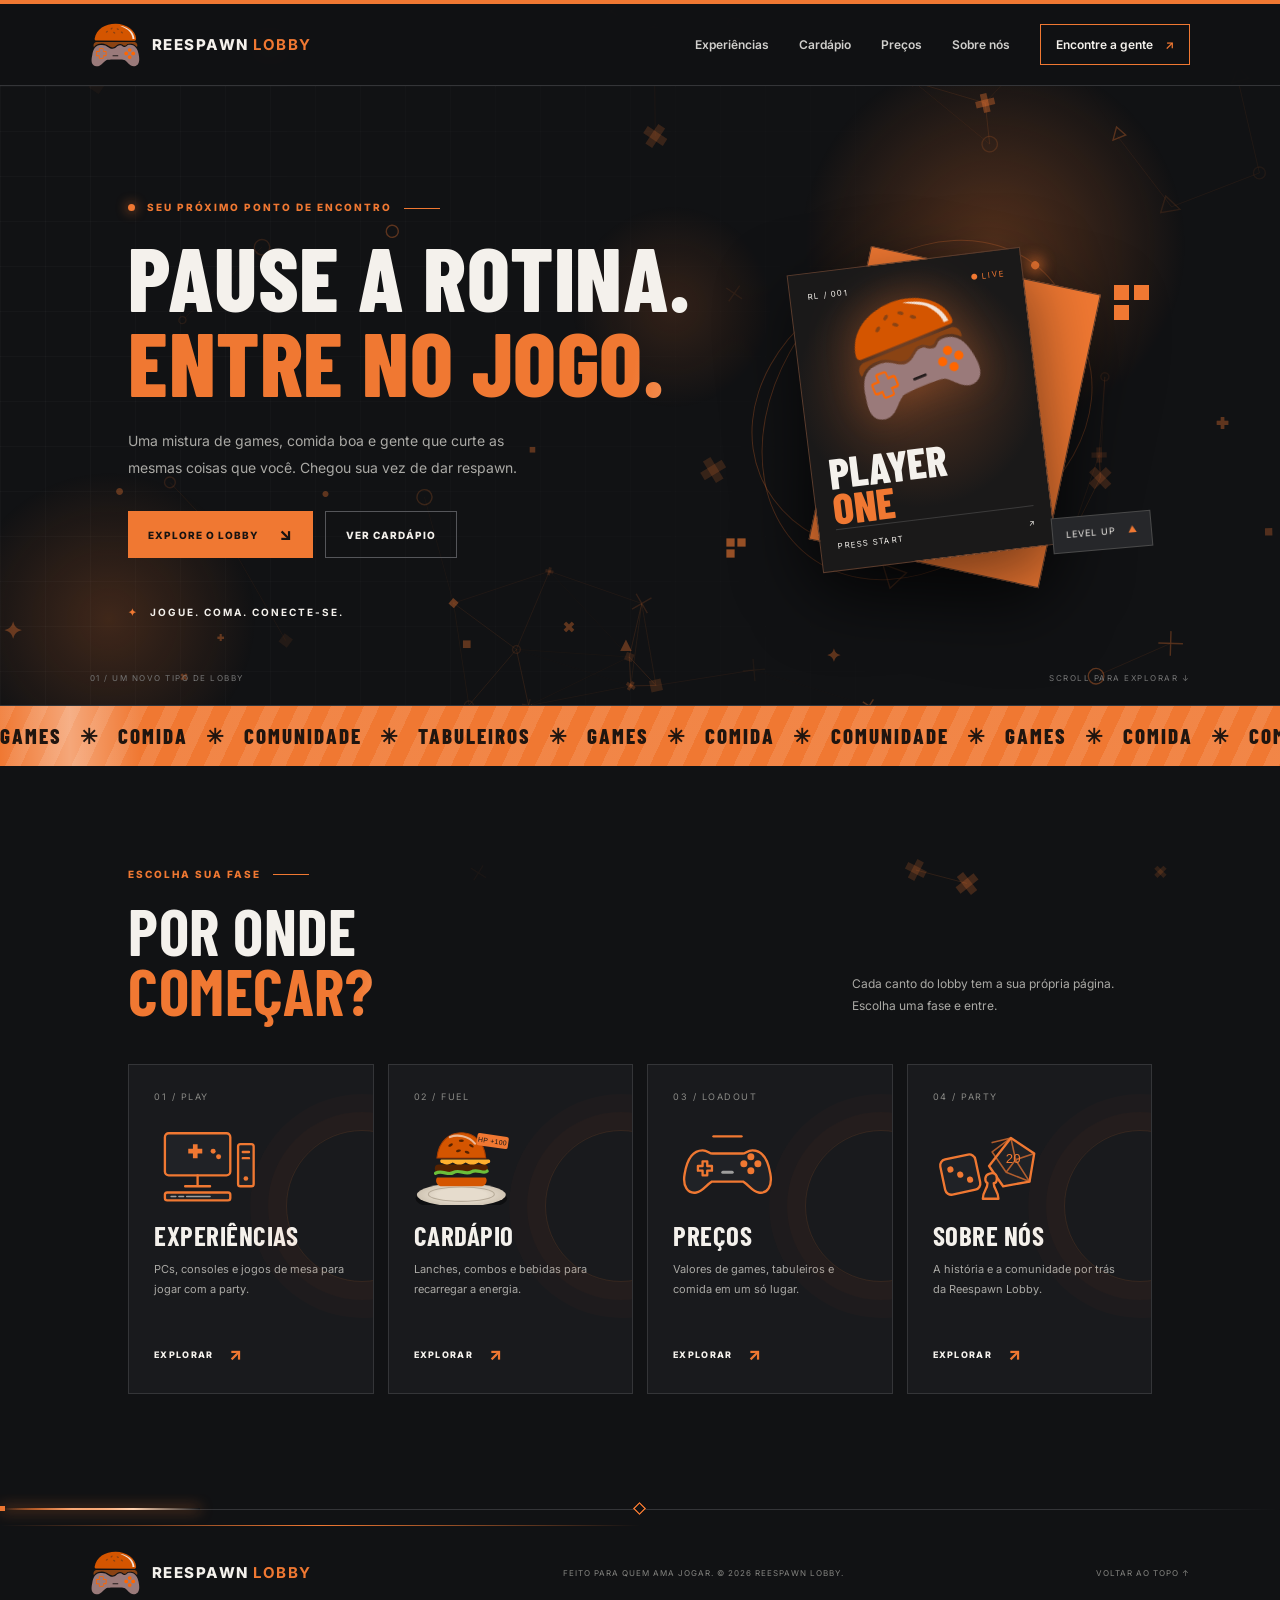
<file: index.html>
<!DOCTYPE html>
<html lang="pt-BR">
<head>
  <meta charset="UTF-8">
  <meta name="viewport" content="width=device-width, initial-scale=1.0">
  <meta name="description" content="Reespawn Lobby — jogue, coma e conecte-se. Um ponto de encontro para gamers e geeks.">
  <title>Reespawn Lobby | Jogue. Coma. Conecte-se.</title>
  <link rel="icon" type="image/svg+xml" href="assets/logo-icon.svg">
  <link rel="preconnect" href="https://fonts.googleapis.com">
  <link rel="preconnect" href="https://fonts.gstatic.com" crossorigin>
  <link href="https://fonts.googleapis.com/css2?family=Barlow+Condensed:wght@600;700;800&family=Inter:wght@400;500;600;700&display=swap" rel="stylesheet">
  <link rel="stylesheet" href="style.css">
</head>
<body>
  <div class="top-line" id="inicio"></div>
  <header class="header">
    <a class="brand" href="index.html" aria-label="Reespawn Lobby - início">
      <img class="brand-logo" src="assets/logo-icon.svg" alt="">
      <span class="brand-name">REESPAWN <b>LOBBY</b></span>
    </a>
    <button class="menu-toggle" id="menuToggle" aria-label="Abrir menu" aria-expanded="false">☰</button>
    <nav class="nav" id="nav">
      <a href="experiencias.html">Experiências</a><a href="cardapio.html">Cardápio</a><a href="precos.html">Preços</a><a href="sobre.html">Sobre nós</a>
      <a class="nav-cta" href="contato.html">Encontre a gente <span>↗</span></a>
    </nav>
  </header>

  <main>
<section class="hero" id="inicio">
      <div class="hero-grid"></div>
      <div class="hero-content">
        <div class="eyebrow"><span class="status-dot"></span> SEU PRÓXIMO PONTO DE ENCONTRO</div>
        <h1>PAUSE A ROTINA.<br><span>ENTRE NO JOGO.</span></h1>
        <p>Uma mistura de games, comida boa e gente que curte as mesmas coisas que você. Chegou sua vez de dar respawn.</p>
        <div class="hero-actions">
          <a class="button button-primary" href="experiencias.html">EXPLORE O LOBBY <span>↘</span></a>
          <a class="button button-ghost" href="cardapio.html">VER CARDÁPIO</a>
        </div>
        <div class="hero-note"><span class="note-icon">✦</span> JOGUE. COMA. CONECTE-SE.</div>
      </div>
      <div class="hero-art" aria-label="Ilustração decorativa gamer">
        <div class="art-ring ring-one"></div>
        <div class="art-ring ring-two"></div>
        <div class="art-card card-back">PLAYER<br><strong>02</strong></div>
        <div class="art-card card-front">
          <div class="card-top"><span>RL / 001</span><span class="live">● LIVE</span></div>
          <div class="controller"><img src="assets/logo-icon.svg" alt="Logo Reespawn Lobby"></div>
          <div class="card-title">PLAYER<br><span>ONE</span></div>
          <div class="card-bottom"><span>PRESS START</span><span>↗</span></div>
        </div>
        <div class="pixel pixel-one"></div><div class="pixel pixel-two"></div>
        <div class="floating-tag">LEVEL UP <span>▲</span></div>
      </div>
      <div class="hero-bottom"><span>01 / UM NOVO TIPO DE LOBBY</span><span>SCROLL PARA EXPLORAR ↓</span></div>
    </section>
<section class="ticker" aria-label="O que oferecemos">
      <div>GAMES <span>✳</span> COMIDA <span>✳</span> COMUNIDADE <span>✳</span> TABULEIROS <span>✳</span> GAMES <span>✳</span> COMIDA <span>✳</span> COMUNIDADE <span>✳</span></div>
    </section>
    <section class="section explore">
      <div class="section-heading">
        <div><div class="eyebrow">ESCOLHA SUA FASE</div><h2>POR ONDE<br><span>COMEÇAR?</span></h2></div>
        <p>Cada canto do lobby tem a sua própria página. Escolha uma fase e entre.</p>
      </div>
      <div class="explore-grid">
        <a class="experience-card" href="experiencias.html"><div class="exp-number">01 / PLAY</div><div class="exp-symbol"><img src="assets/pc.svg" alt=""></div><h3>EXPERIÊNCIAS</h3><p>PCs, consoles e jogos de mesa para jogar com a party.</p><span class="text-link">EXPLORAR <span>↗</span></span></a>
        <a class="experience-card" href="cardapio.html"><div class="exp-number">02 / FUEL</div><div class="exp-symbol"><img src="assets/food.svg" alt=""></div><h3>CARDÁPIO</h3><p>Lanches, combos e bebidas para recarregar a energia.</p><span class="text-link">EXPLORAR <span>↗</span></span></a>
        <a class="experience-card" href="precos.html"><div class="exp-number">03 / LOADOUT</div><div class="exp-symbol"><img src="assets/console.svg" alt=""></div><h3>PREÇOS</h3><p>Valores de games, tabuleiros e comida em um só lugar.</p><span class="text-link">EXPLORAR <span>↗</span></span></a>
        <a class="experience-card" href="sobre.html"><div class="exp-number">04 / PARTY</div><div class="exp-symbol"><img src="assets/board.svg" alt=""></div><h3>SOBRE NÓS</h3><p>A história e a comunidade por trás da Reespawn Lobby.</p><span class="text-link">EXPLORAR <span>↗</span></span></a>
      </div>
    </section>
  </main>

  <footer class="footer">
    <a class="brand" href="index.html"><img class="brand-logo" src="assets/logo-icon.svg" alt=""><span class="brand-name">REESPAWN <b>LOBBY</b></span></a>
    <p>FEITO PARA QUEM AMA JOGAR. © <span id="year"></span> REESPAWN LOBBY.</p>
    <a href="#inicio" class="back-top">VOLTAR AO TOPO ↑</a>
  </footer>
  <script src="config.js"></script>
  <script src="script.js"></script>
</body>
</html>
</file>
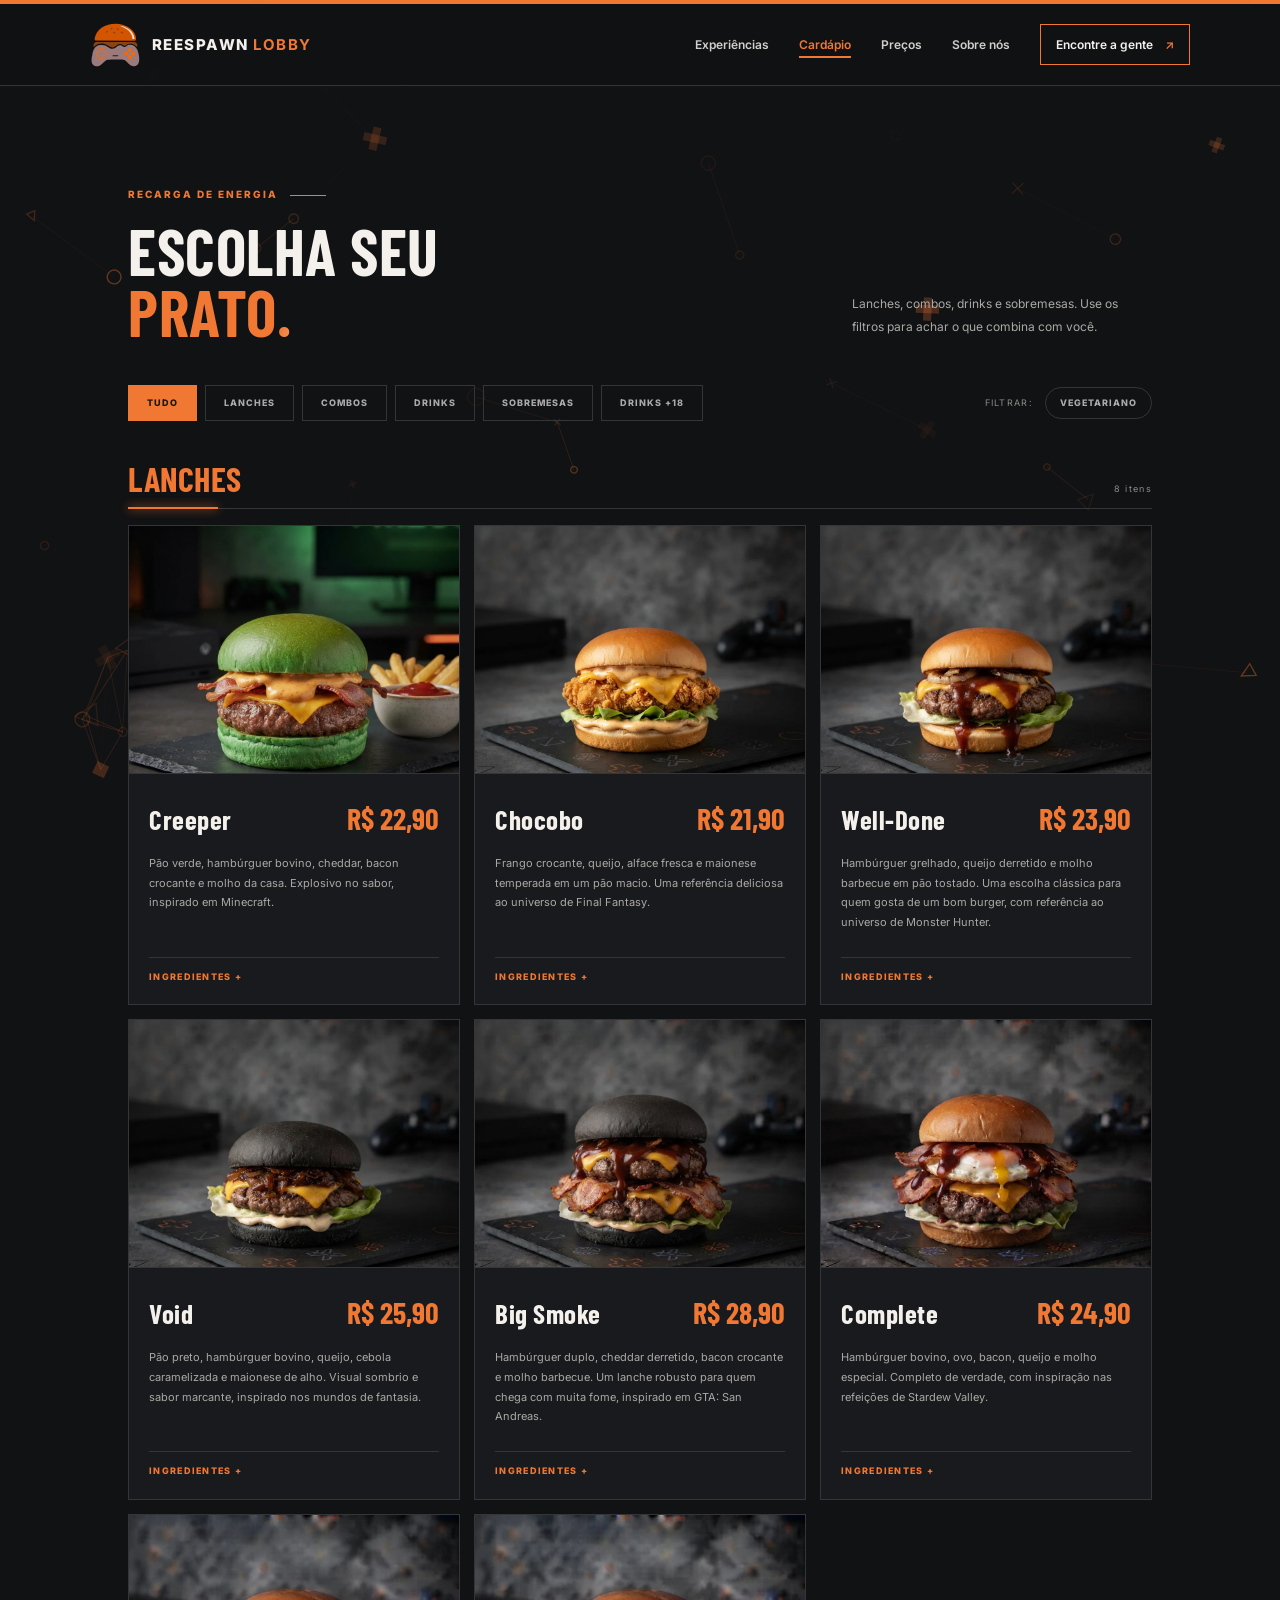
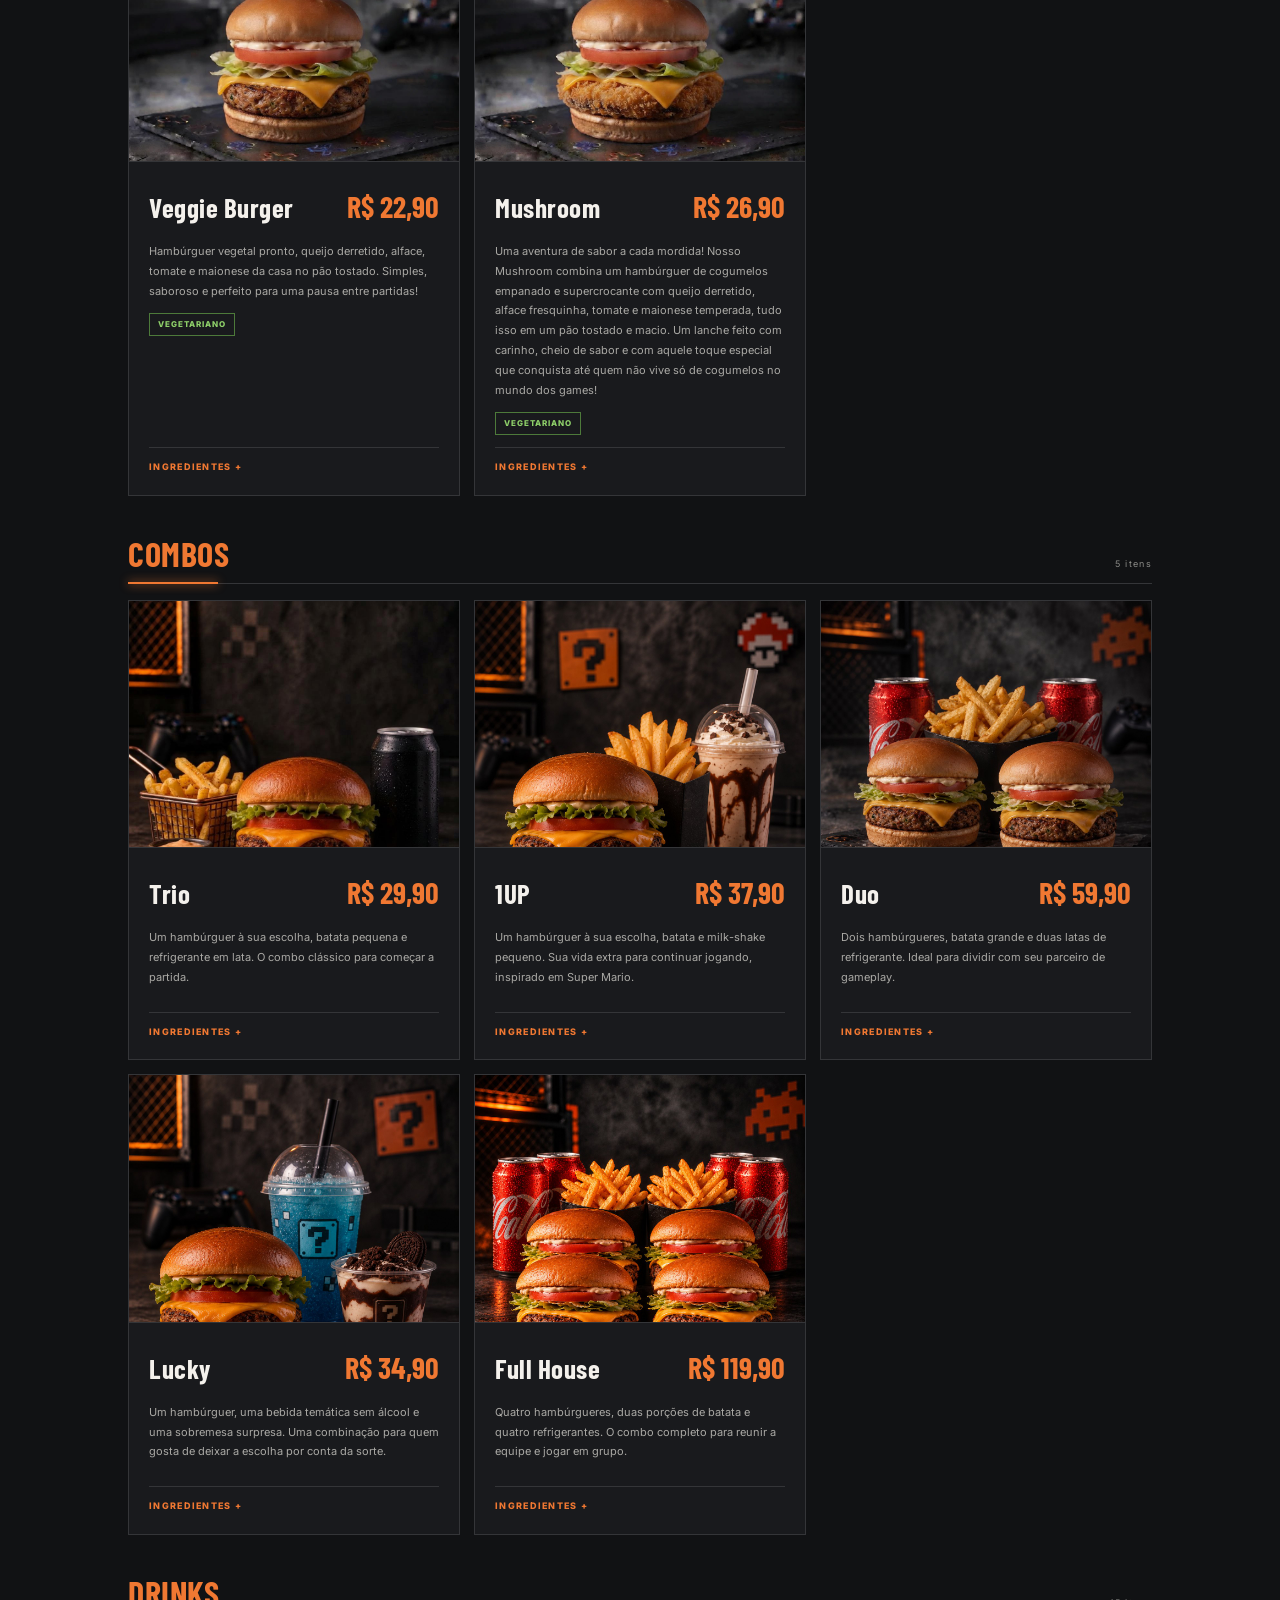
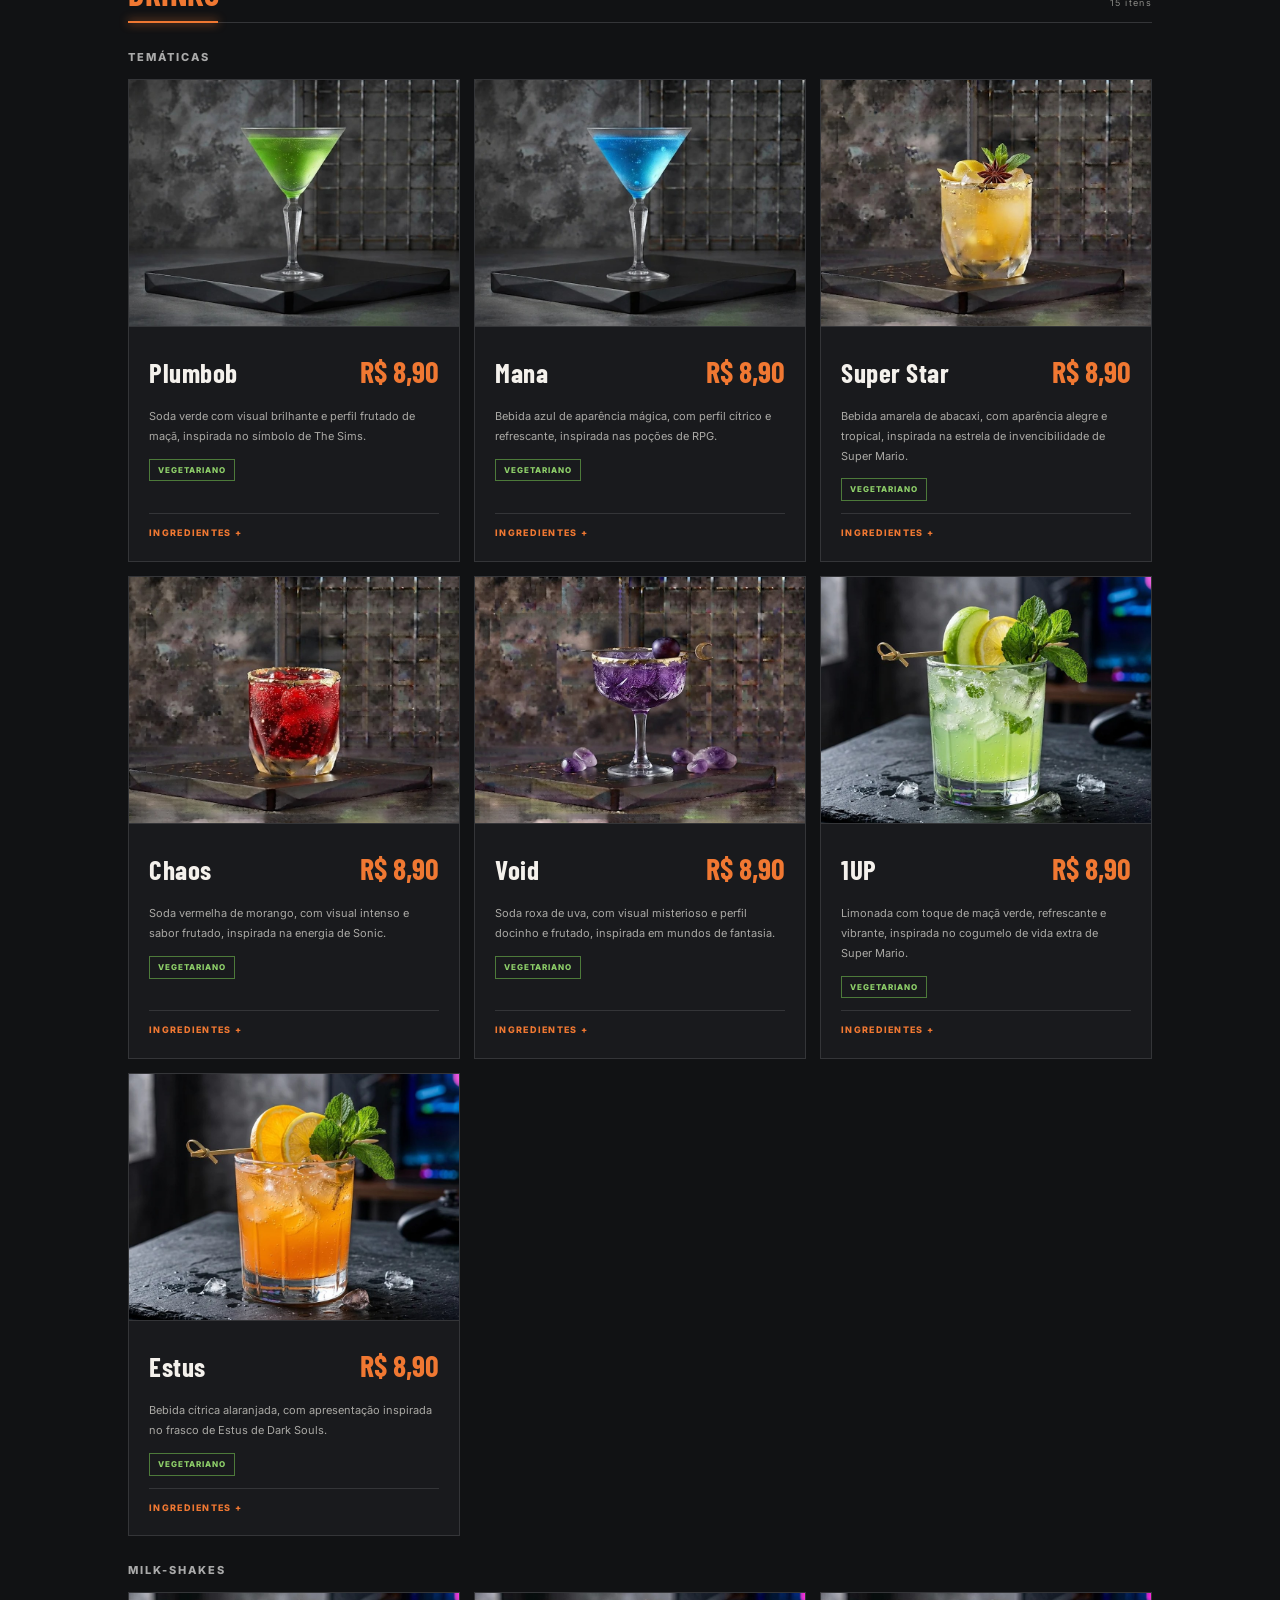
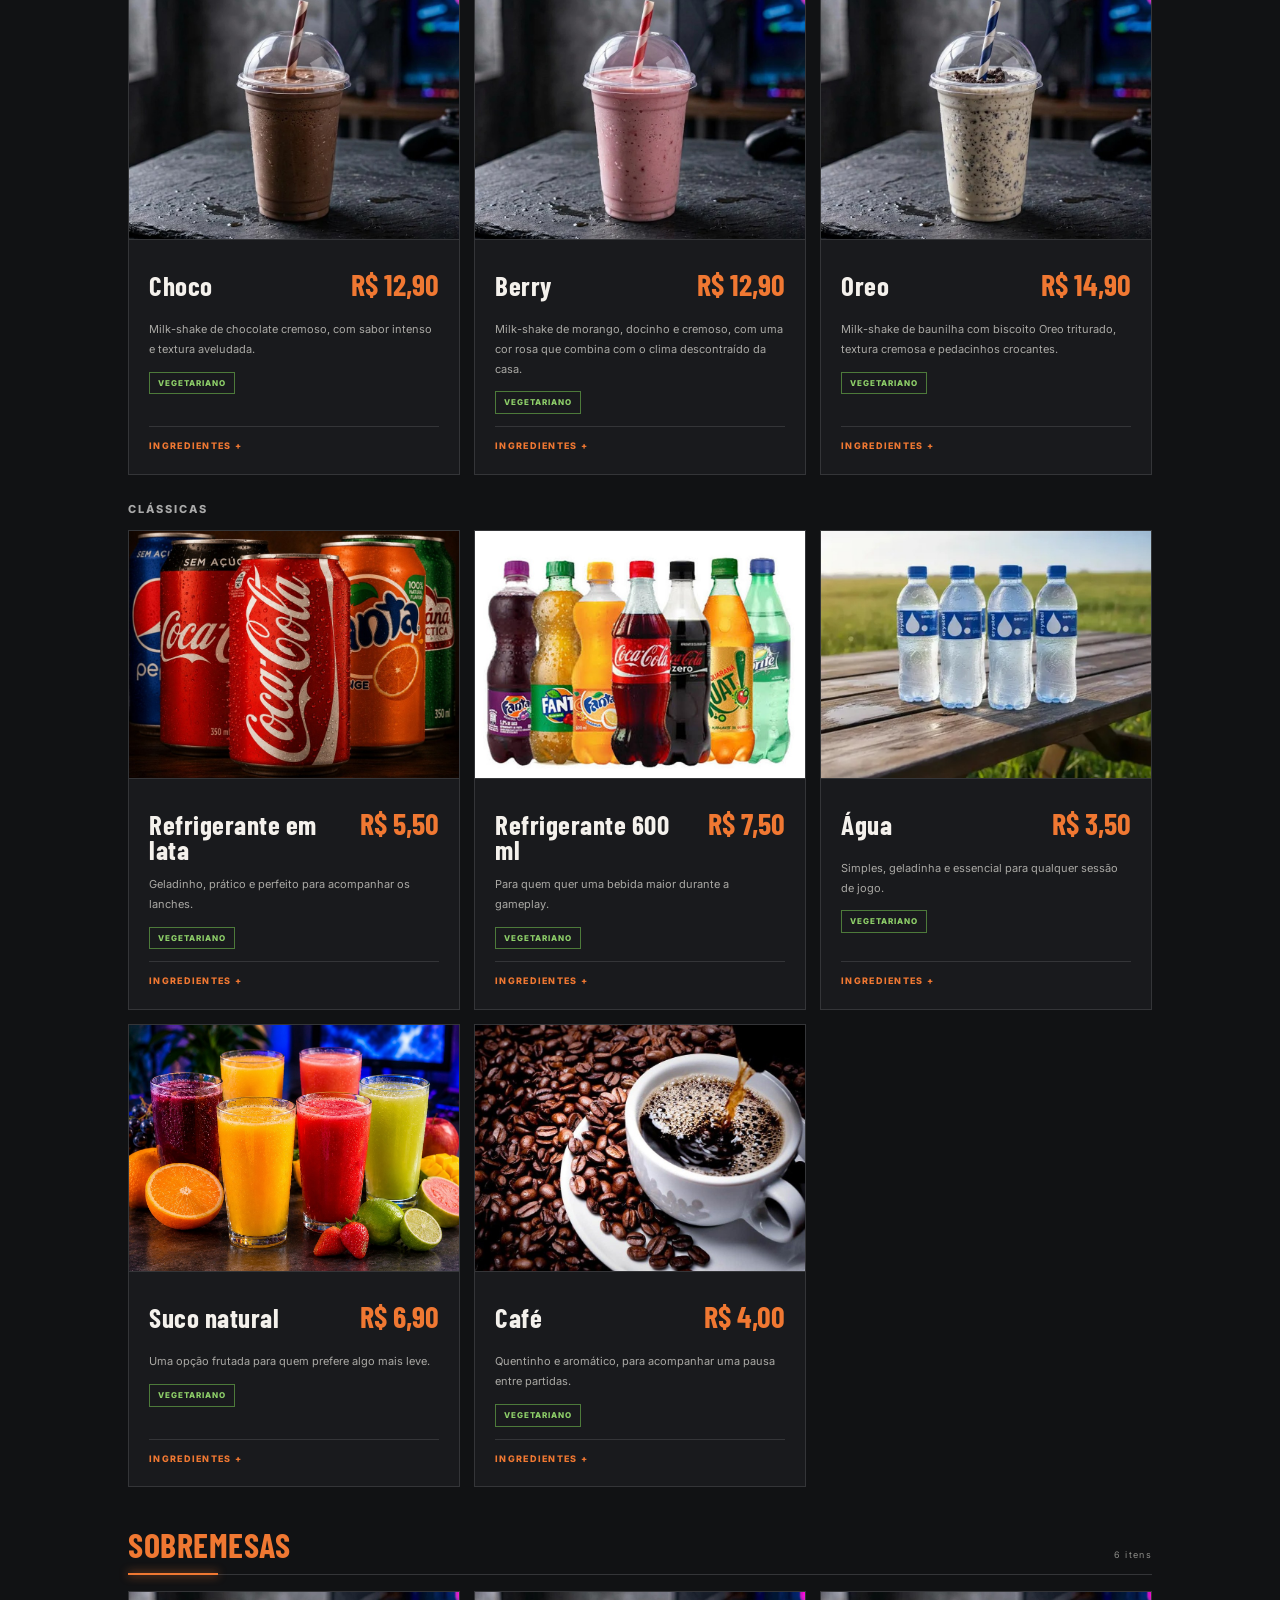
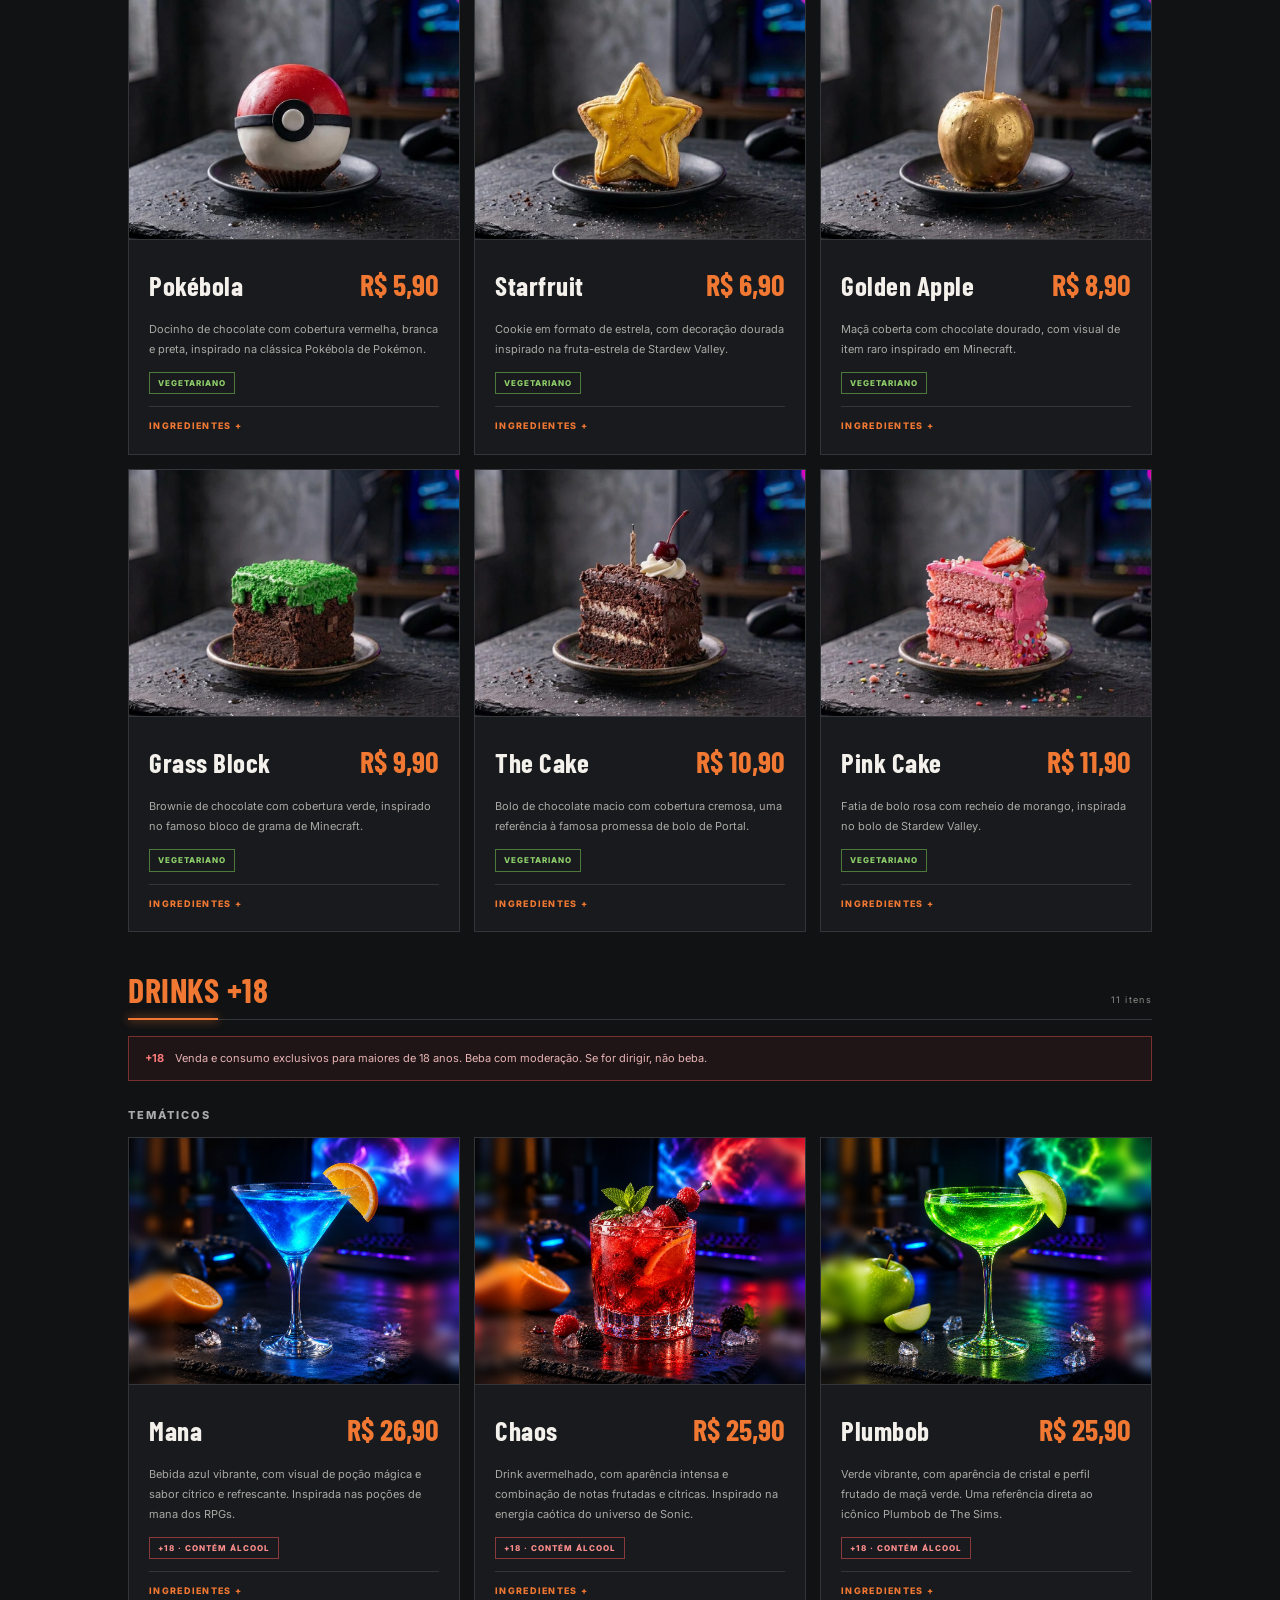
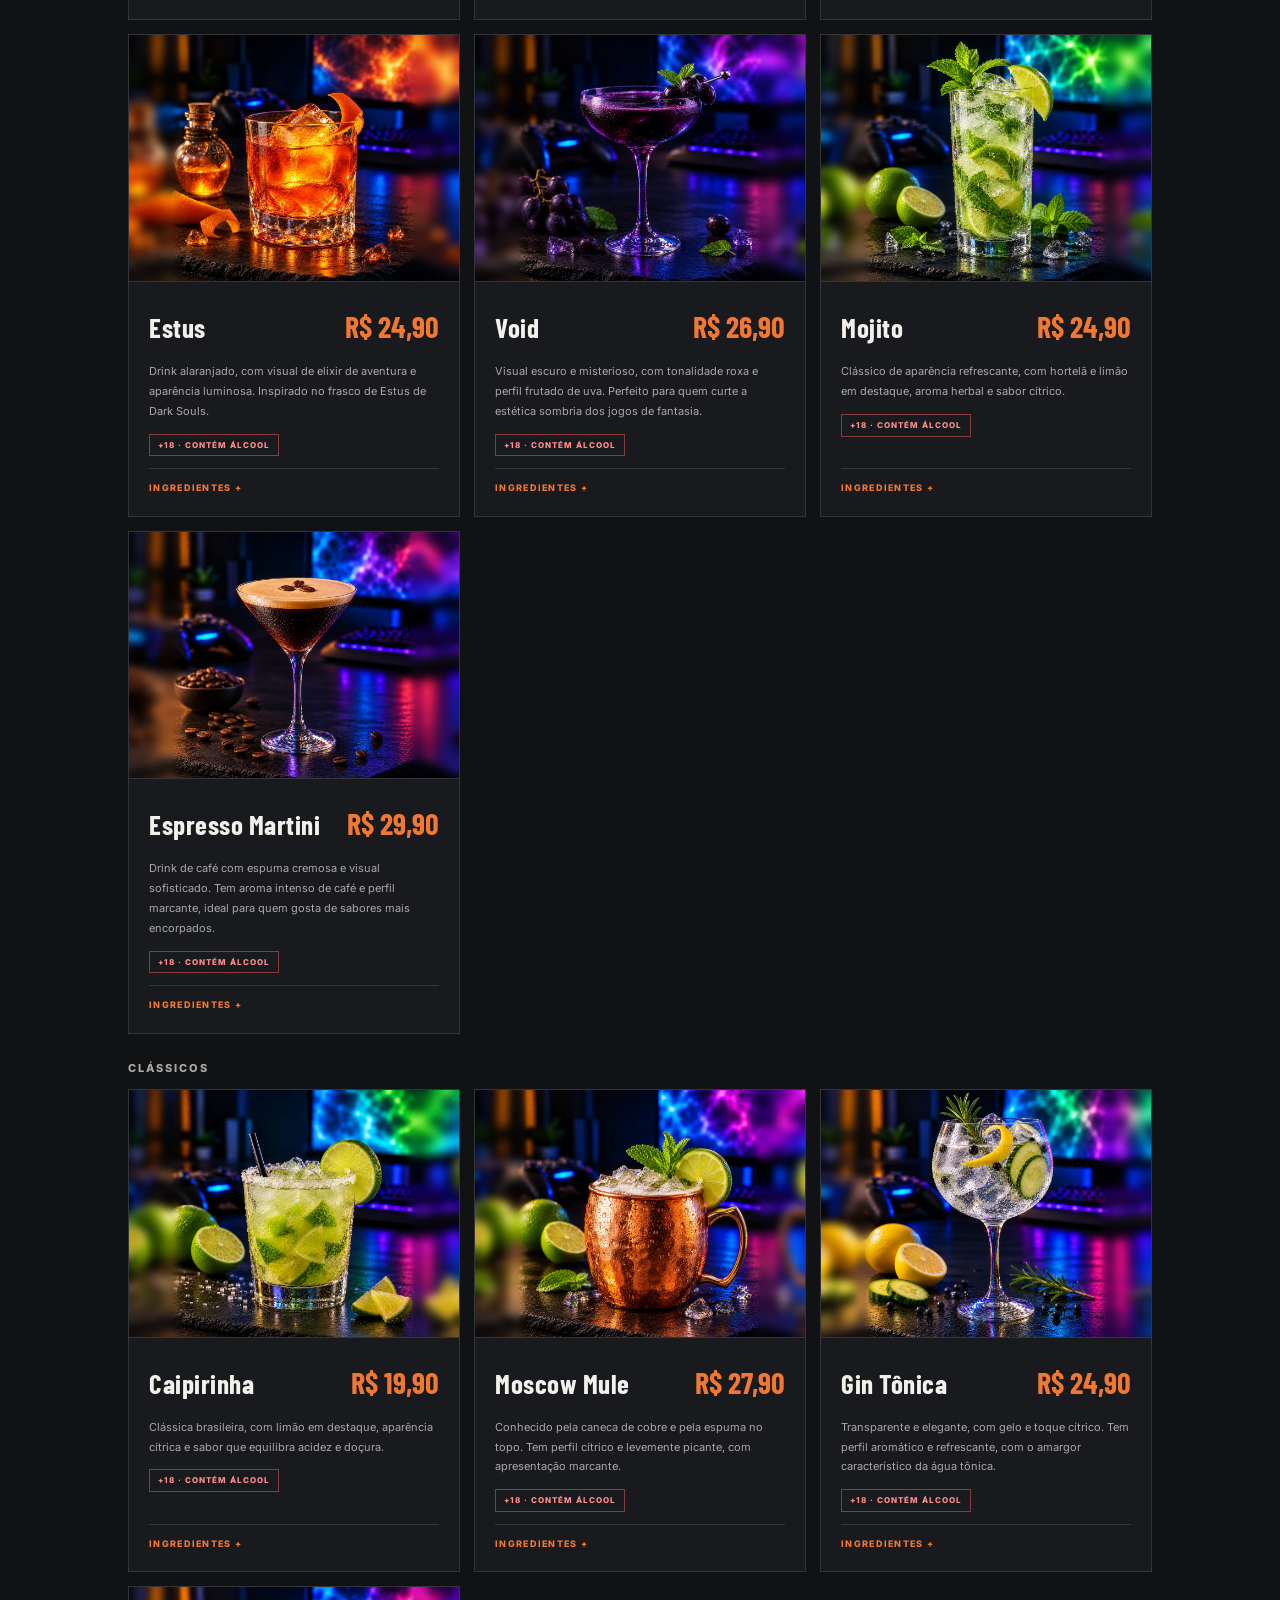
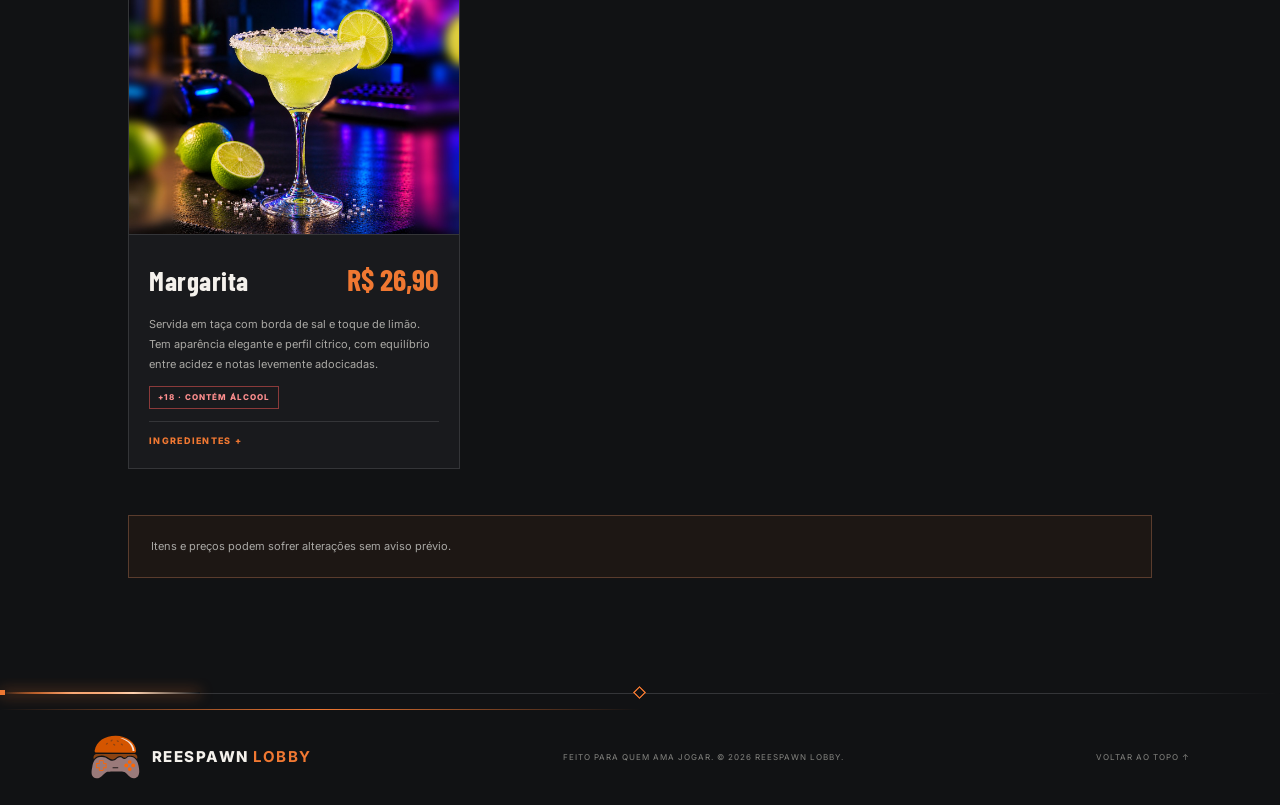
<file: cardapio-completo.html>
<!DOCTYPE html>
<html lang="pt-BR">
<head>
  <meta charset="UTF-8">
  <meta name="viewport" content="width=device-width, initial-scale=1.0">
  <meta name="description" content="Combos, lanches, drinks e sobremesas da Reespawn Lobby, com ingredientes e alérgenos.">
  <title>Cardápio completo | Reespawn Lobby</title>
  <link rel="icon" type="image/svg+xml" href="assets/logo-icon.svg">
  <link rel="preconnect" href="https://fonts.googleapis.com">
  <link rel="preconnect" href="https://fonts.gstatic.com" crossorigin>
  <link href="https://fonts.googleapis.com/css2?family=Barlow+Condensed:wght@600;700;800&family=Inter:wght@400;500;600;700&display=swap" rel="stylesheet">
  <link rel="stylesheet" href="style.css">
</head>
<body>
  <div class="top-line" id="inicio"></div>
  <header class="header">
    <a class="brand" href="index.html" aria-label="Reespawn Lobby - início">
      <img class="brand-logo" src="assets/logo-icon.svg" alt="">
      <span class="brand-name">REESPAWN <b>LOBBY</b></span>
    </a>
    <button class="menu-toggle" id="menuToggle" aria-label="Abrir menu" aria-expanded="false">☰</button>
    <nav class="nav" id="nav">
      <a href="experiencias.html">Experiências</a><a href="cardapio.html" class="active" aria-current="page">Cardápio</a><a href="precos.html">Preços</a><a href="sobre.html">Sobre nós</a>
      <a class="nav-cta" href="contato.html">Encontre a gente <span>↗</span></a>
    </nav>
  </header>

  <main>
    <section class="section menu-page">
      <div class="section-heading">
        <div><div class="eyebrow">RECARGA DE ENERGIA</div><h2>ESCOLHA SEU<br><span>PRATO.</span></h2></div>
        <p>Lanches, combos, drinks e sobremesas. Use os filtros para achar o que combina com você.</p>
      </div>
      <div class="menu-controls">
        <div class="price-tabs" role="tablist" aria-label="Categorias do cardápio">
          <button class="price-tab menu-tab active" data-category="todos" role="tab" aria-selected="true">TUDO</button>
          <button class="price-tab menu-tab" data-category="lanches" role="tab" aria-selected="false">LANCHES</button>
          <button class="price-tab menu-tab" data-category="combos" role="tab" aria-selected="false">COMBOS</button>
          <button class="price-tab menu-tab" data-category="drinks" role="tab" aria-selected="false">DRINKS</button>
          <button class="price-tab menu-tab" data-category="sobremesas" role="tab" aria-selected="false">SOBREMESAS</button>
          <button class="price-tab menu-tab" data-category="alcoolicos" role="tab" aria-selected="false">DRINKS +18</button>
        </div>
        <div class="diet-filters" aria-label="Filtros de restrição alimentar"><span>FILTRAR:</span>
          <button class="diet-chip" data-diet="vegetariano" aria-pressed="false">VEGETARIANO</button>
        </div>
      </div>
      <div id="menuWrap" aria-live="polite"></div>
      <div class="allergen-note">Itens e preços podem sofrer alterações sem aviso prévio.</div>
    </section>
  </main>

  <footer class="footer">
    <a class="brand" href="index.html"><img class="brand-logo" src="assets/logo-icon.svg" alt=""><span class="brand-name">REESPAWN <b>LOBBY</b></span></a>
    <p>FEITO PARA QUEM AMA JOGAR. © <span id="year"></span> REESPAWN LOBBY.</p>
    <a href="#inicio" class="back-top">VOLTAR AO TOPO ↑</a>
  </footer>
  <script src="cardapio.js"></script>
  <script src="config.js"></script>
  <script src="script.js"></script>
</body>
</html>
</file>
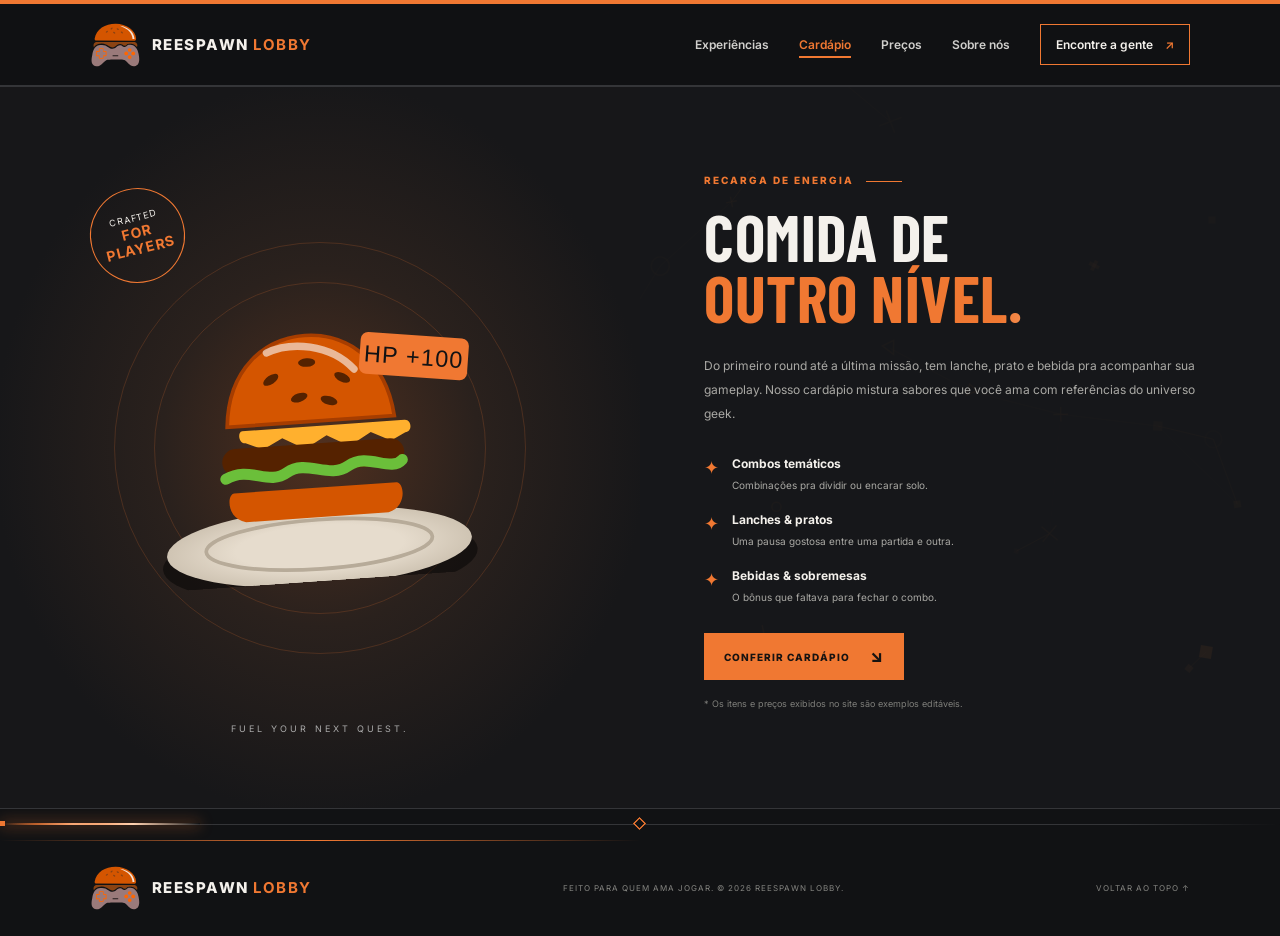
<file: cardapio.html>
<!DOCTYPE html>
<html lang="pt-BR">
<head>
  <meta charset="UTF-8">
  <meta name="viewport" content="width=device-width, initial-scale=1.0">
  <meta name="description" content="Comida de outro nível para acompanhar sua gameplay.">
  <title>Cardápio | Reespawn Lobby</title>
  <link rel="icon" type="image/svg+xml" href="assets/logo-icon.svg">
  <link rel="preconnect" href="https://fonts.googleapis.com">
  <link rel="preconnect" href="https://fonts.gstatic.com" crossorigin>
  <link href="https://fonts.googleapis.com/css2?family=Barlow+Condensed:wght@600;700;800&family=Inter:wght@400;500;600;700&display=swap" rel="stylesheet">
  <link rel="stylesheet" href="style.css">
</head>
<body>
  <div class="top-line" id="inicio"></div>
  <header class="header">
    <a class="brand" href="index.html" aria-label="Reespawn Lobby - início">
      <img class="brand-logo" src="assets/logo-icon.svg" alt="">
      <span class="brand-name">REESPAWN <b>LOBBY</b></span>
    </a>
    <button class="menu-toggle" id="menuToggle" aria-label="Abrir menu" aria-expanded="false">☰</button>
    <nav class="nav" id="nav">
      <a href="experiencias.html">Experiências</a><a href="cardapio.html" class="active" aria-current="page">Cardápio</a><a href="precos.html">Preços</a><a href="sobre.html">Sobre nós</a>
      <a class="nav-cta" href="contato.html">Encontre a gente <span>↗</span></a>
    </nav>
  </header>

  <main>
    <section class="food-section" id="cardapio">
      <div class="food-visual">
        <div class="food-stamp">CRAFTED<br><b>FOR<br>PLAYERS</b></div>
        <img class="food-img" src="assets/food.svg" alt="Hambúrguer no prato com bônus de vida">
        <div class="food-caption">FUEL YOUR NEXT QUEST.</div>
      </div>
      <div class="food-content">
        <div class="eyebrow">RECARGA DE ENERGIA</div>
        <h2>COMIDA DE<br><span>OUTRO NÍVEL.</span></h2>
        <p>Do primeiro round até a última missão, tem lanche, prato e bebida pra acompanhar sua gameplay. Nosso cardápio mistura sabores que você ama com referências do universo geek.</p>
        <div class="food-features">
          <div><span>✦</span><section><b>Combos temáticos</b><small>Combinações pra dividir ou encarar solo.</small></section></div>
          <div><span>✦</span><section><b>Lanches & pratos</b><small>Uma pausa gostosa entre uma partida e outra.</small></section></div>
          <div><span>✦</span><section><b>Bebidas & sobremesas</b><small>O bônus que faltava para fechar o combo.</small></section></div>
        </div>
        <a class="button button-primary" href="cardapio-completo.html">CONFERIR CARDÁPIO <span>↘</span></a>
        <p class="small-note">* Os itens e preços exibidos no site são exemplos editáveis.</p>
      </div>
    </section>
  </main>

  <footer class="footer">
    <a class="brand" href="index.html"><img class="brand-logo" src="assets/logo-icon.svg" alt=""><span class="brand-name">REESPAWN <b>LOBBY</b></span></a>
    <p>FEITO PARA QUEM AMA JOGAR. © <span id="year"></span> REESPAWN LOBBY.</p>
    <a href="#inicio" class="back-top">VOLTAR AO TOPO ↑</a>
  </footer>
  <script src="config.js"></script>
  <script src="script.js"></script>
</body>
</html>
</file>
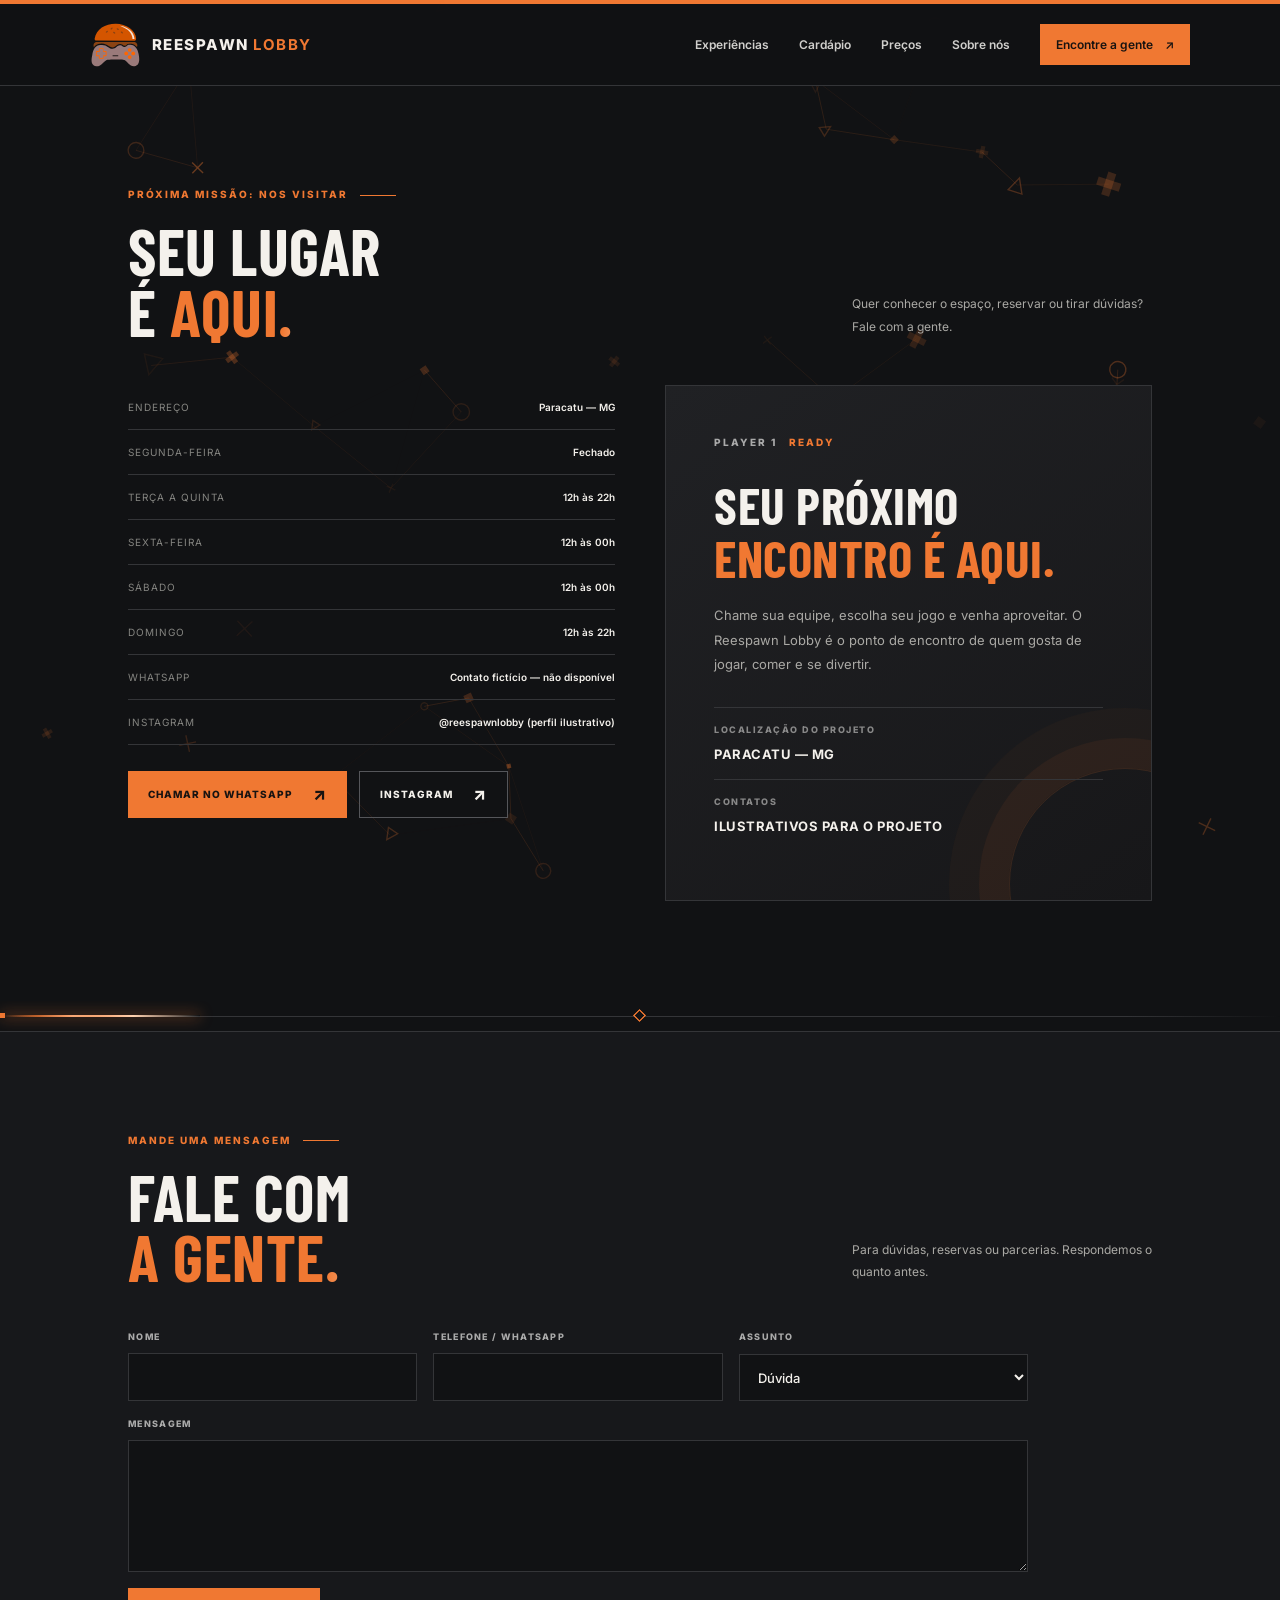
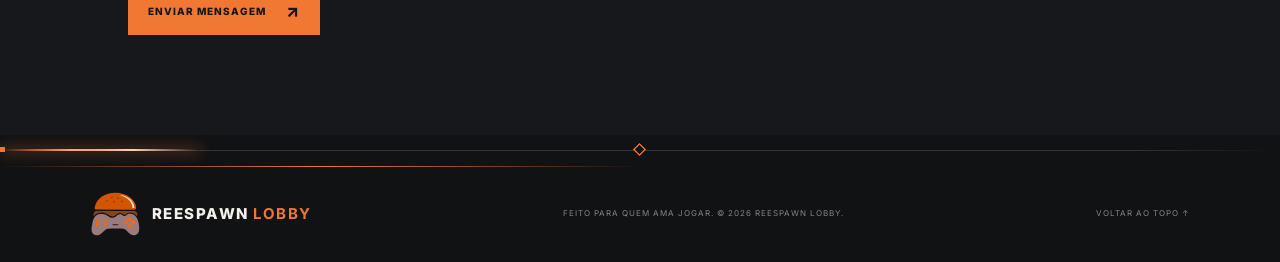
<file: contato.html>
<!DOCTYPE html>
<html lang="pt-BR">
<head>
  <meta charset="UTF-8">
  <meta name="viewport" content="width=device-width, initial-scale=1.0">
  <meta name="description" content="Horários, contatos e formulário da Reespawn Lobby.">
  <title>Contato e localização | Reespawn Lobby</title>
  <link rel="icon" type="image/svg+xml" href="assets/logo-icon.svg">
  <link rel="preconnect" href="https://fonts.googleapis.com">
  <link rel="preconnect" href="https://fonts.gstatic.com" crossorigin>
  <link href="https://fonts.googleapis.com/css2?family=Barlow+Condensed:wght@600;700;800&family=Inter:wght@400;500;600;700&display=swap" rel="stylesheet">
  <link rel="stylesheet" href="style.css">
</head>
<body>
  <div class="top-line" id="inicio"></div>
  <header class="header">
    <a class="brand" href="index.html" aria-label="Reespawn Lobby - início">
      <img class="brand-logo" src="assets/logo-icon.svg" alt="">
      <span class="brand-name">REESPAWN <b>LOBBY</b></span>
    </a>
    <button class="menu-toggle" id="menuToggle" aria-label="Abrir menu" aria-expanded="false">☰</button>
    <nav class="nav" id="nav">
      <a href="experiencias.html">Experiências</a><a href="cardapio.html">Cardápio</a><a href="precos.html">Preços</a><a href="sobre.html">Sobre nós</a>
      <a class="nav-cta active" aria-current="page" href="contato.html">Encontre a gente <span>↗</span></a>
    </nav>
  </header>

  <main>
    <section class="section contact-page">
      <div class="section-heading">
        <div><div class="eyebrow">PRÓXIMA MISSÃO: NOS VISITAR</div><h2>SEU LUGAR<br>É <span>AQUI.</span></h2></div>
        <p>Quer conhecer o espaço, reservar ou tirar dúvidas? Fale com a gente.</p>
      </div>
      <div class="contact-layout">
        <div class="contact-col">
          <div class="contact-line"><span>ENDEREÇO</span><b id="infoEndereco"></b></div>
          <div id="infoHorarios"></div>
          <div class="contact-line"><span>WHATSAPP</span><b id="infoWhats"></b></div>
          <div class="contact-line"><span>INSTAGRAM</span><b id="infoInsta"></b></div>
          <div class="hero-actions">
            <a class="button button-primary" href="#" data-wa="Olá! Vim pelo site da Reespawn Lobby.">CHAMAR NO WHATSAPP <span>↗</span></a>
            <a class="button button-ghost" href="#" data-ig>INSTAGRAM <span>↗</span></a>
          </div>
        </div>
        <div class="contact-visit-card">
          <div class="visit-mark">PLAYER 1 <span>READY</span></div>
          <h3>SEU PRÓXIMO<br><span>ENCONTRO É AQUI.</span></h3>
          <p>Chame sua equipe, escolha seu jogo e venha aproveitar. O Reespawn Lobby é o ponto de encontro de quem gosta de jogar, comer e se divertir.</p>
          <div class="visit-note"><span>LOCALIZAÇÃO DO PROJETO</span><b>PARACATU — MG</b></div>
          <div class="visit-note"><span>CONTATOS</span><b>ILUSTRATIVOS PARA O PROJETO</b></div>
        </div>
      </div>
    </section>

    <section class="section form-section" id="formulario">
      <div class="section-heading">
        <div><div class="eyebrow">MANDE UMA MENSAGEM</div><h2>FALE COM<br><span>A GENTE.</span></h2></div>
        <p>Para dúvidas, reservas ou parcerias. Respondemos o quanto antes.</p>
      </div>
      <form class="contact-form" id="contactForm">
        <label>NOME<input name="nome" required autocomplete="name"></label>
        <label>TELEFONE / WHATSAPP<input name="telefone" type="tel" required autocomplete="tel"></label>
        <label>ASSUNTO<select name="assunto"><option value="duvida">Dúvida</option><option value="reserva">Reserva</option><option value="outro">Outro assunto</option></select></label>
        <label class="only-reserva" hidden>DATA<input name="data" type="date"></label>
        <label class="only-reserva" hidden>HORÁRIO<input name="hora" type="time"></label>
        <label class="only-reserva" hidden>PESSOAS<input name="pessoas" type="number" min="1" max="30"></label>
        <label class="full">MENSAGEM<textarea name="mensagem" rows="5" required></textarea></label>
        <div class="full form-actions"><button class="button button-primary" type="submit">ENVIAR MENSAGEM <span>↗</span></button><p class="form-status" id="formStatus" role="status"></p></div>
      </form>
    </section>
  </main>

  <footer class="footer">
    <a class="brand" href="index.html"><img class="brand-logo" src="assets/logo-icon.svg" alt=""><span class="brand-name">REESPAWN <b>LOBBY</b></span></a>
    <p>FEITO PARA QUEM AMA JOGAR. © <span id="year"></span> REESPAWN LOBBY.</p>
    <a href="#inicio" class="back-top">VOLTAR AO TOPO ↑</a>
  </footer>
  <script src="config.js"></script>
  <script src="script.js"></script>
</body>
</html>
</file>
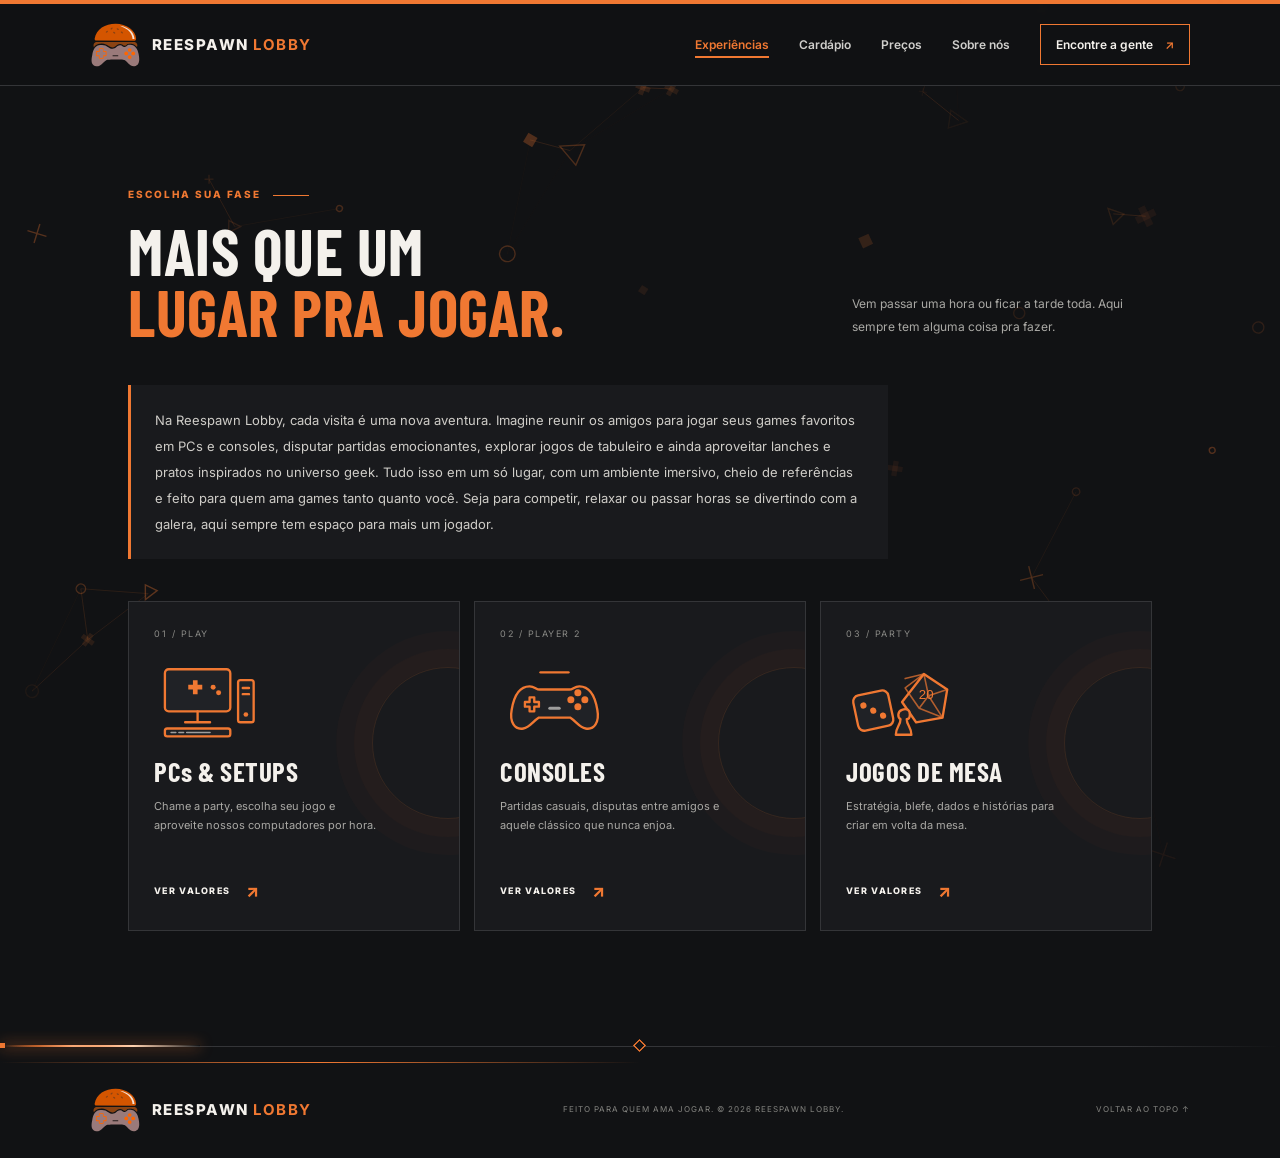
<file: experiencias.html>
<!DOCTYPE html>
<html lang="pt-BR">
<head>
  <meta charset="UTF-8">
  <meta name="viewport" content="width=device-width, initial-scale=1.0">
  <meta name="description" content="PCs, consoles e jogos de mesa na Reespawn Lobby.">
  <title>Experiências | Reespawn Lobby</title>
  <link rel="icon" type="image/svg+xml" href="assets/logo-icon.svg">
  <link rel="preconnect" href="https://fonts.googleapis.com">
  <link rel="preconnect" href="https://fonts.gstatic.com" crossorigin>
  <link href="https://fonts.googleapis.com/css2?family=Barlow+Condensed:wght@600;700;800&family=Inter:wght@400;500;600;700&display=swap" rel="stylesheet">
  <link rel="stylesheet" href="style.css">
</head>
<body>
  <div class="top-line" id="inicio"></div>
  <header class="header">
    <a class="brand" href="index.html" aria-label="Reespawn Lobby - início">
      <img class="brand-logo" src="assets/logo-icon.svg" alt="">
      <span class="brand-name">REESPAWN <b>LOBBY</b></span>
    </a>
    <button class="menu-toggle" id="menuToggle" aria-label="Abrir menu" aria-expanded="false">☰</button>
    <nav class="nav" id="nav">
      <a href="experiencias.html" class="active" aria-current="page">Experiências</a><a href="cardapio.html">Cardápio</a><a href="precos.html">Preços</a><a href="sobre.html">Sobre nós</a>
      <a class="nav-cta" href="contato.html">Encontre a gente <span>↗</span></a>
    </nav>
  </header>

  <main>
    <section class="section experiences" id="experiencias">
      <div class="section-heading">
        <div><div class="eyebrow">ESCOLHA SUA FASE</div><h2>MAIS QUE UM<br><span>LUGAR PRA JOGAR.</span></h2></div>
        <p>Vem passar uma hora ou ficar a tarde toda. Aqui sempre tem alguma coisa pra fazer.</p>
      </div>
      <p class="exp-intro">Na Reespawn Lobby, cada visita é uma nova aventura. Imagine reunir os amigos para jogar seus games favoritos em PCs e consoles, disputar partidas emocionantes, explorar jogos de tabuleiro e ainda aproveitar lanches e pratos inspirados no universo geek. Tudo isso em um só lugar, com um ambiente imersivo, cheio de referências e feito para quem ama games tanto quanto você. Seja para competir, relaxar ou passar horas se divertindo com a galera, aqui sempre tem espaço para mais um jogador.</p>
      <div class="experience-grid">
        <article class="experience-card exp-pc">
          <div class="exp-number">01 / PLAY</div><div class="exp-symbol"><img src="assets/pc.svg" alt="Computador gamer"></div>
          <h3>PCs & SETUPS</h3><p>Chame a party, escolha seu jogo e aproveite nossos computadores por hora.</p>
          <a href="precos.html" class="text-link">VER VALORES <span>↗</span></a>
        </article>
        <article class="experience-card exp-console">
          <div class="exp-number">02 / PLAYER 2</div><div class="exp-symbol"><img src="assets/console.svg" alt="Controle de console"></div>
          <h3>CONSOLES</h3><p>Partidas casuais, disputas entre amigos e aquele clássico que nunca enjoa.</p>
          <a href="precos.html" class="text-link">VER VALORES <span>↗</span></a>
        </article>
        <article class="experience-card exp-table">
          <div class="exp-number">03 / PARTY</div><div class="exp-symbol"><img src="assets/board.svg" alt="Jogos de mesa"></div>
          <h3>JOGOS DE MESA</h3><p>Estratégia, blefe, dados e histórias para criar em volta da mesa.</p>
          <a href="precos.html" class="text-link">VER VALORES <span>↗</span></a>
        </article>
      </div>
    </section>
  </main>

  <footer class="footer">
    <a class="brand" href="index.html"><img class="brand-logo" src="assets/logo-icon.svg" alt=""><span class="brand-name">REESPAWN <b>LOBBY</b></span></a>
    <p>FEITO PARA QUEM AMA JOGAR. © <span id="year"></span> REESPAWN LOBBY.</p>
    <a href="#inicio" class="back-top">VOLTAR AO TOPO ↑</a>
  </footer>
  <script src="config.js"></script>
  <script src="script.js"></script>
</body>
</html>
</file>
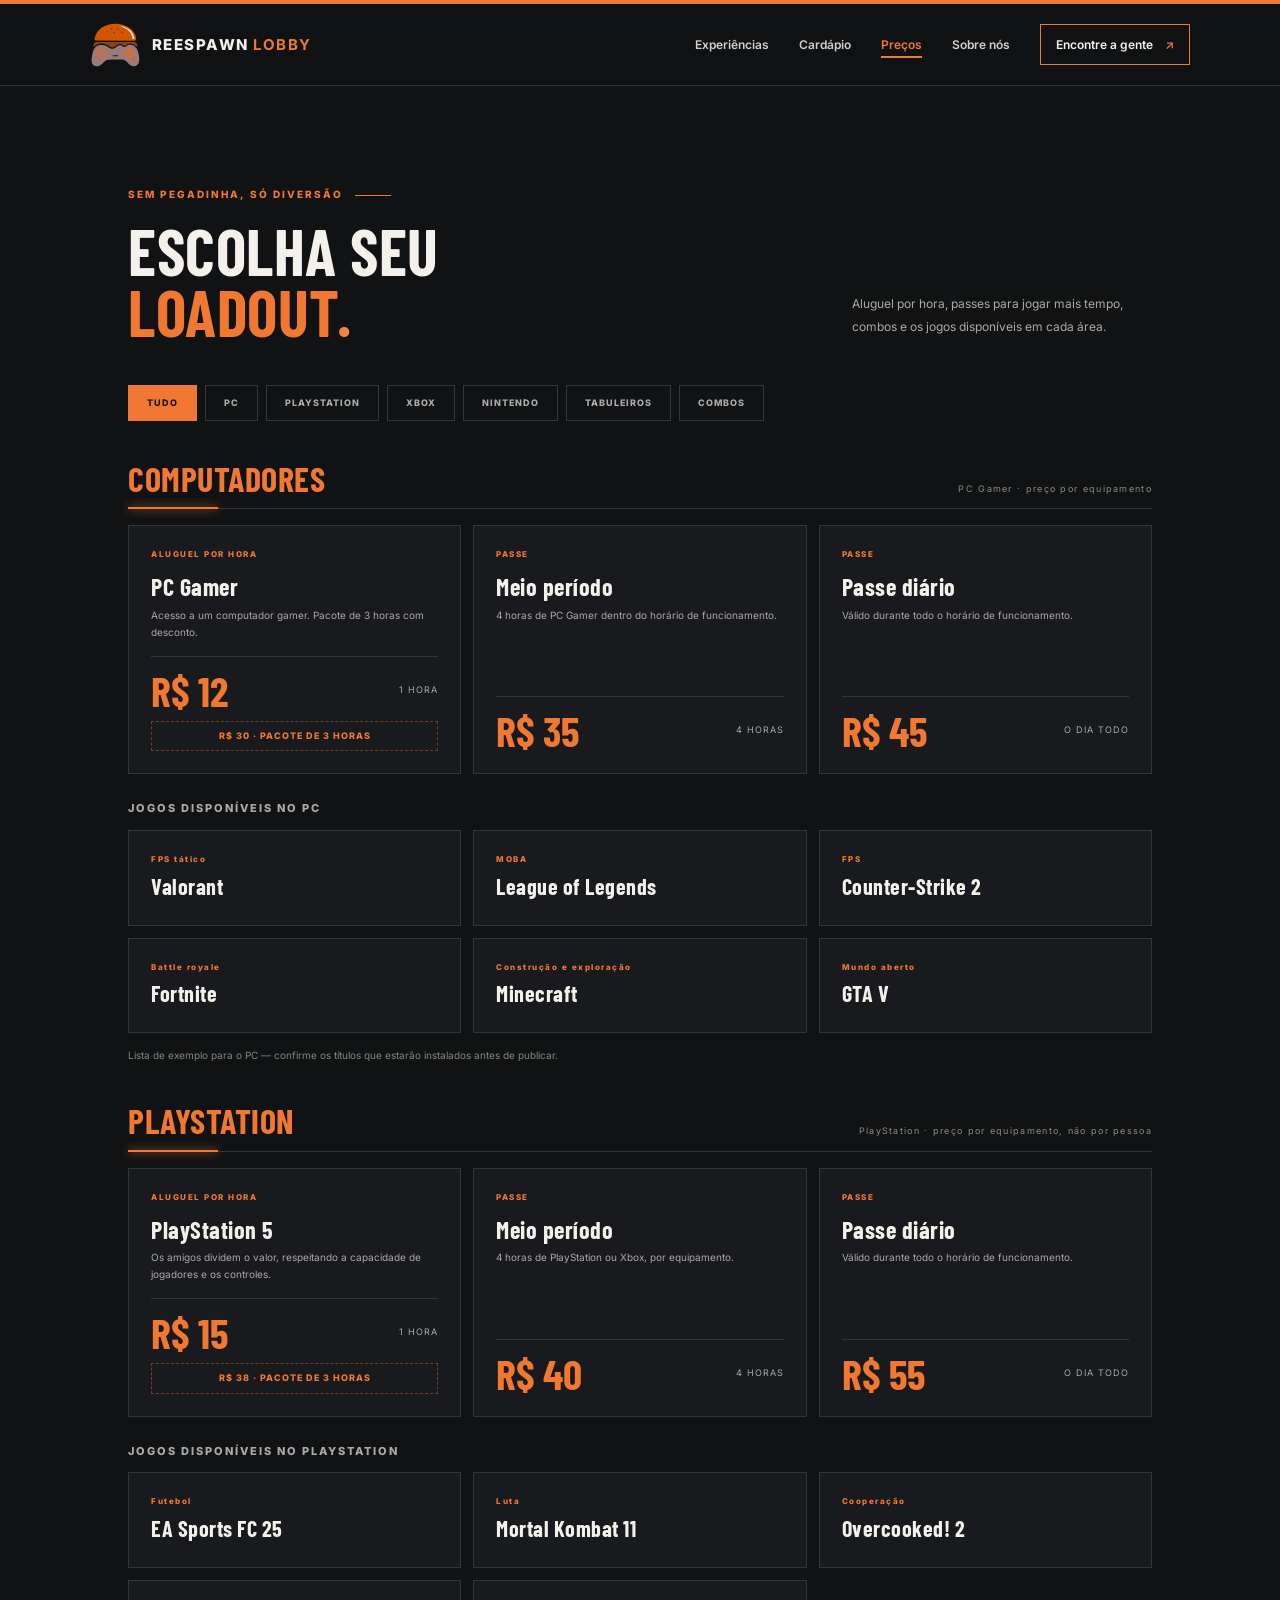
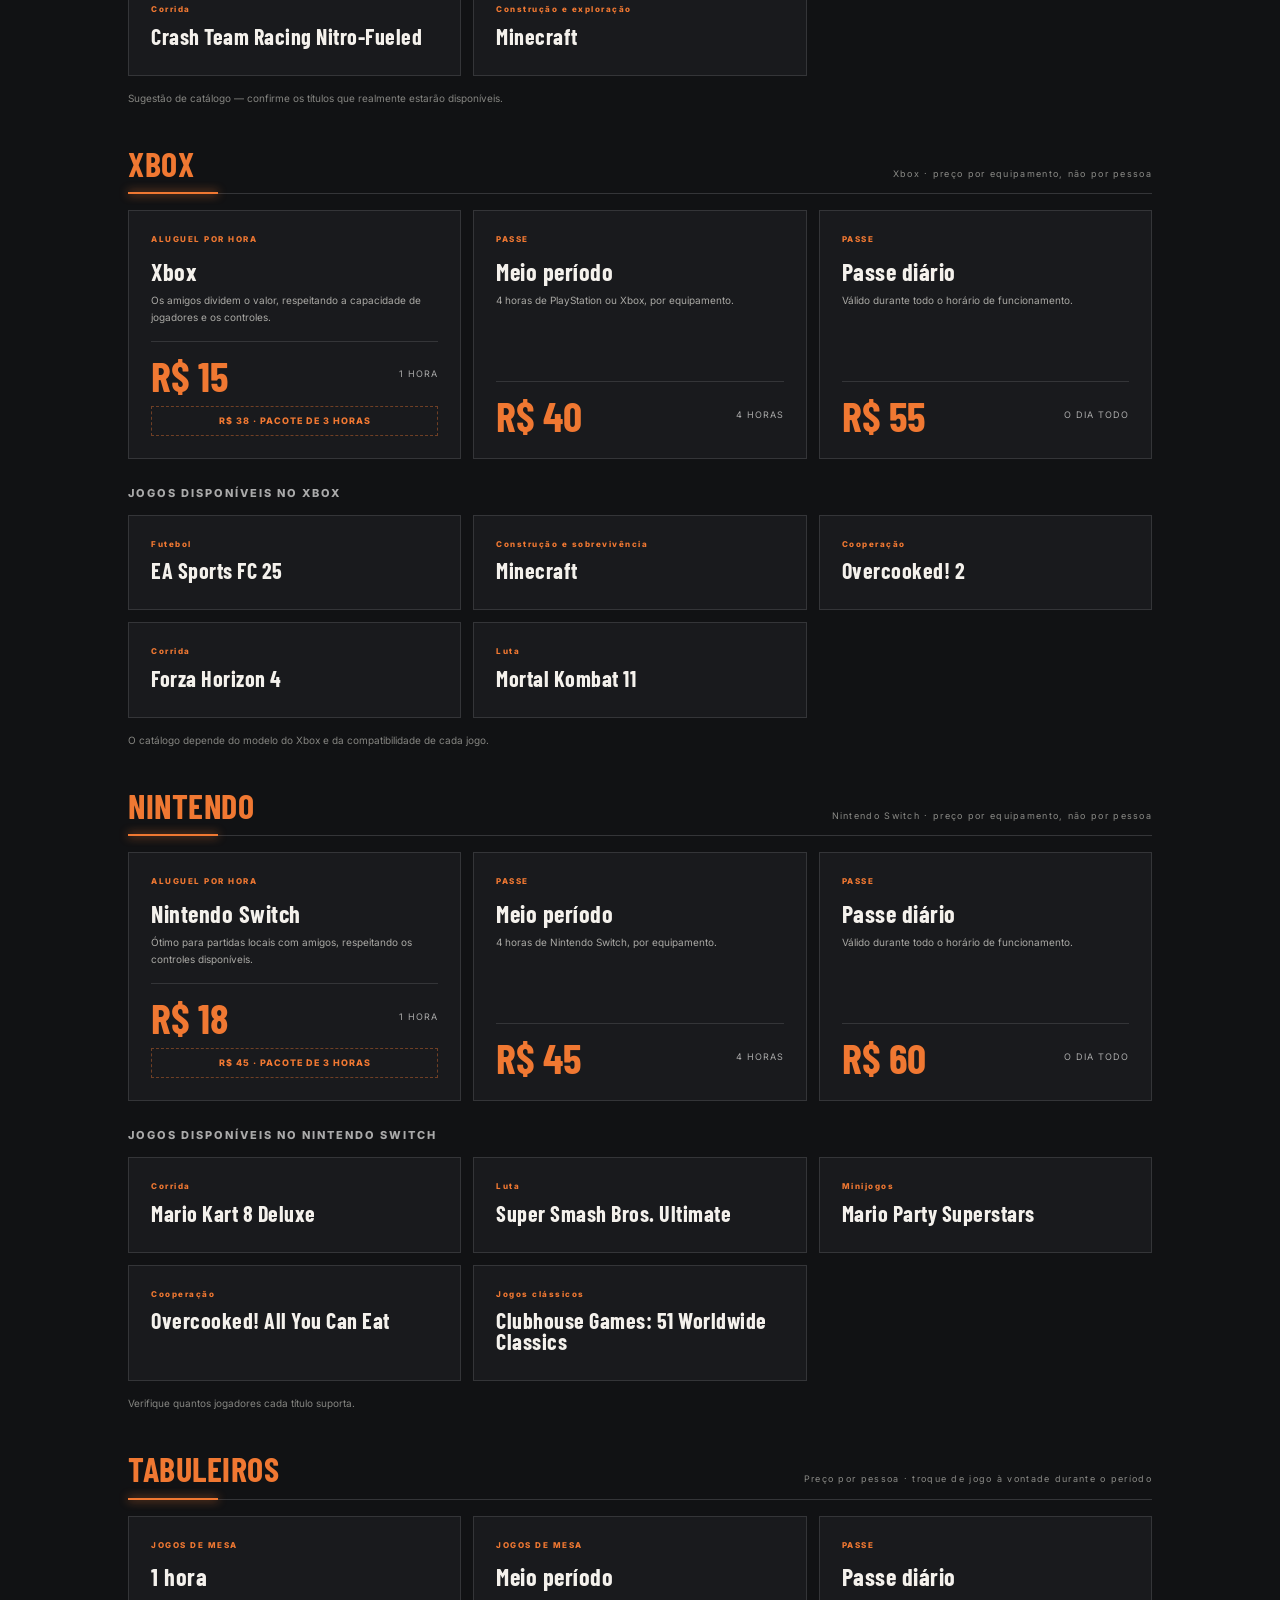
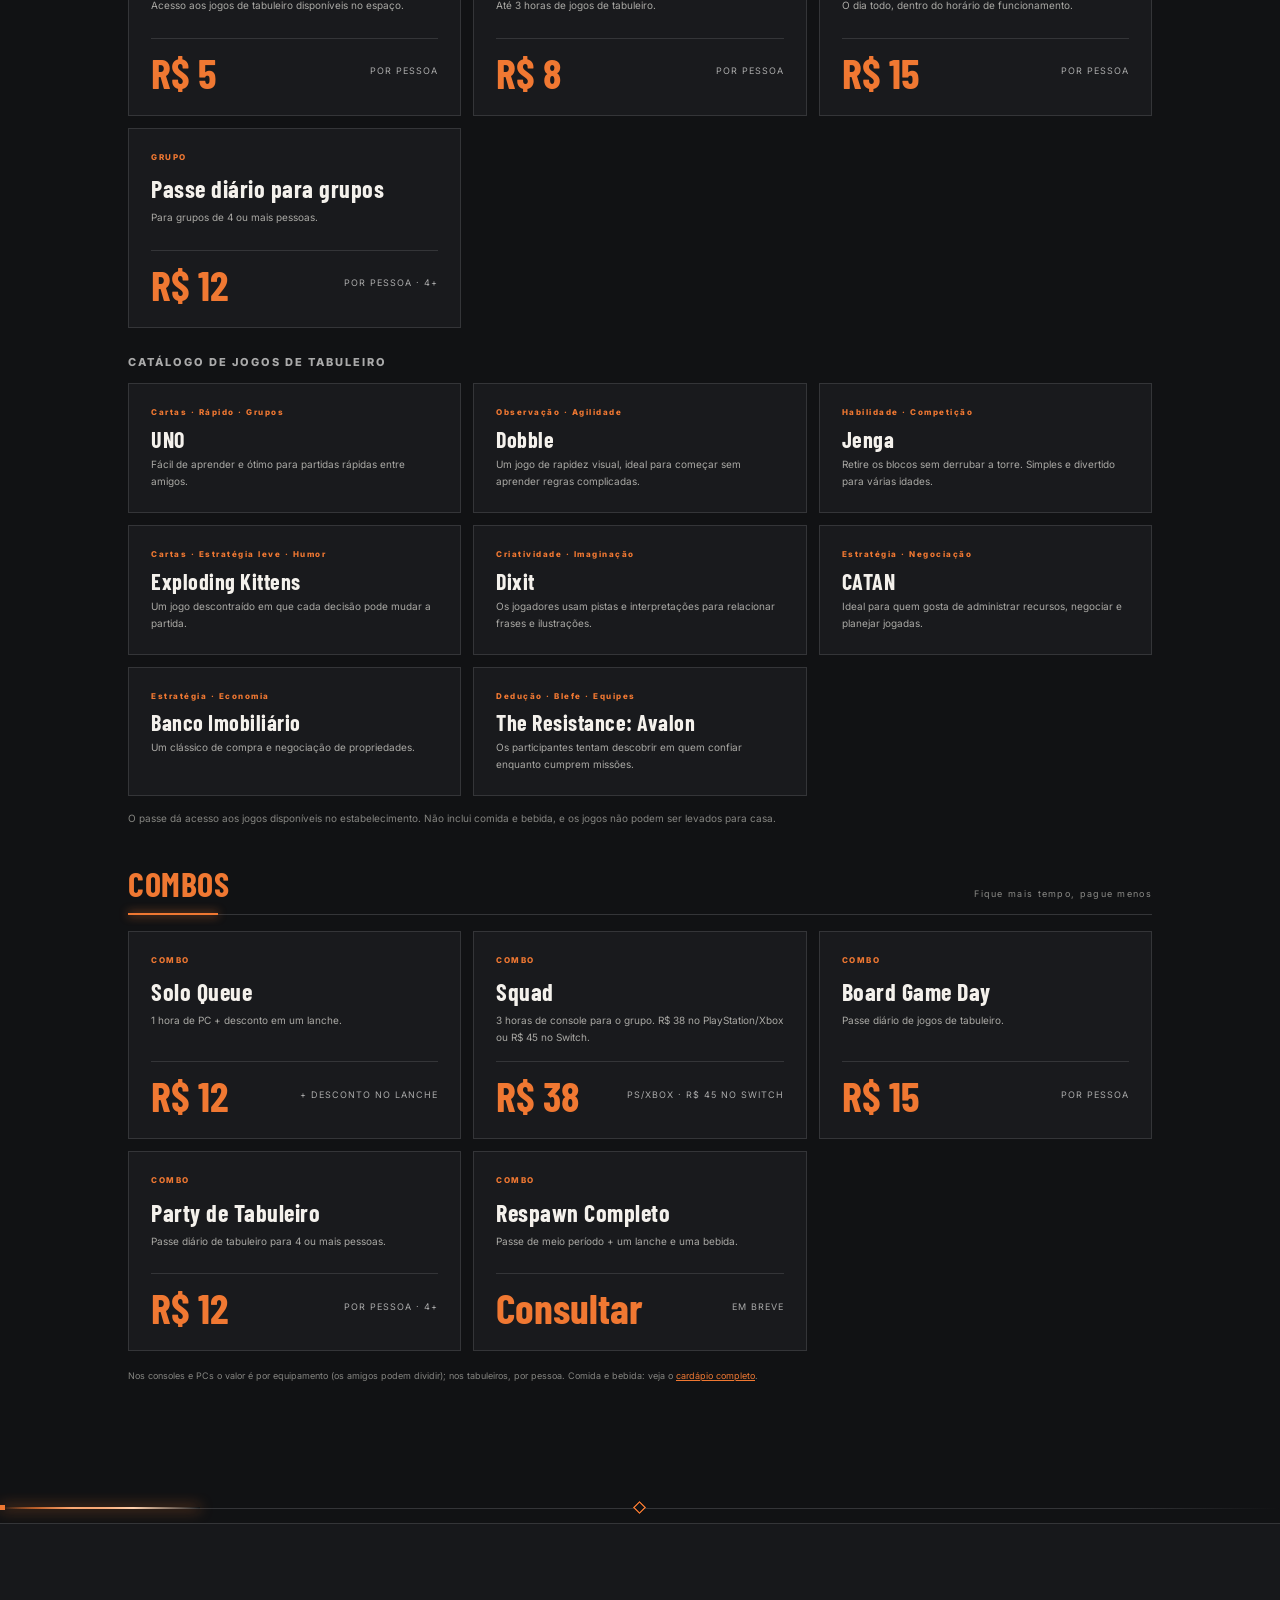
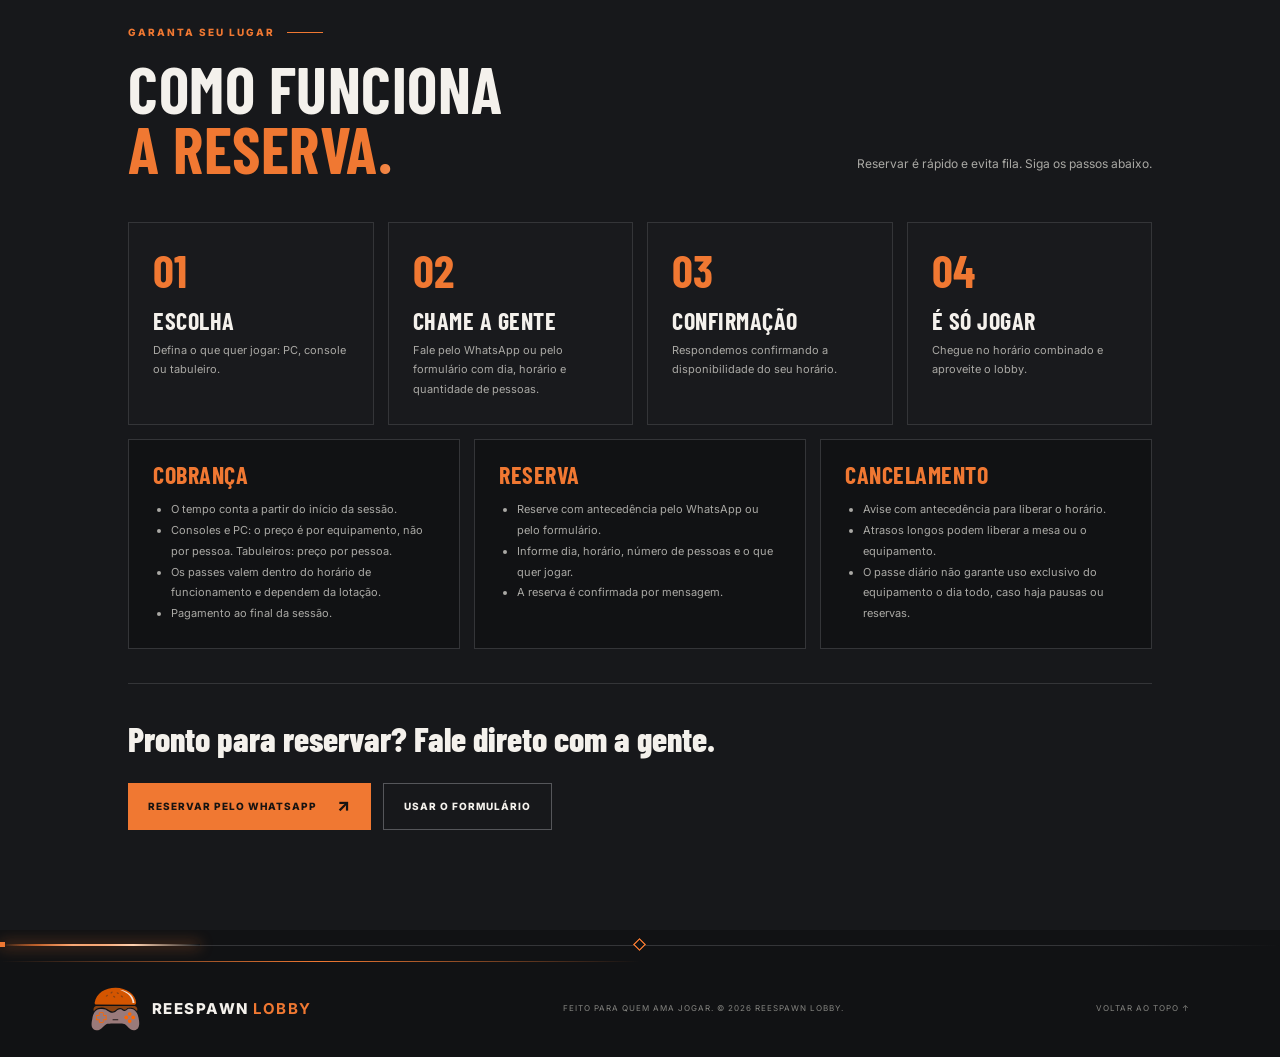
<file: precos.html>
<!DOCTYPE html>
<html lang="pt-BR">
<head>
  <meta charset="UTF-8">
  <meta name="viewport" content="width=device-width, initial-scale=1.0">
  <meta name="description" content="Preços de computadores, consoles e tabuleiros, pacotes, regras e como reservar na Reespawn Lobby.">
  <title>Preços e reservas | Reespawn Lobby</title>
  <link rel="icon" type="image/svg+xml" href="assets/logo-icon.svg">
  <link rel="preconnect" href="https://fonts.googleapis.com">
  <link rel="preconnect" href="https://fonts.gstatic.com" crossorigin>
  <link href="https://fonts.googleapis.com/css2?family=Barlow+Condensed:wght@600;700;800&family=Inter:wght@400;500;600;700&display=swap" rel="stylesheet">
  <link rel="stylesheet" href="style.css">
</head>
<body>
  <div class="top-line" id="inicio"></div>
  <header class="header">
    <a class="brand" href="index.html" aria-label="Reespawn Lobby - início">
      <img class="brand-logo" src="assets/logo-icon.svg" alt="">
      <span class="brand-name">REESPAWN <b>LOBBY</b></span>
    </a>
    <button class="menu-toggle" id="menuToggle" aria-label="Abrir menu" aria-expanded="false">☰</button>
    <nav class="nav" id="nav">
      <a href="experiencias.html">Experiências</a><a href="cardapio.html">Cardápio</a><a href="precos.html" class="active" aria-current="page">Preços</a><a href="sobre.html">Sobre nós</a>
      <a class="nav-cta" href="contato.html">Encontre a gente <span>↗</span></a>
    </nav>
  </header>

  <main>
    <section class="section prices">
      <div class="section-heading">
        <div><div class="eyebrow">SEM PEGADINHA, SÓ DIVERSÃO</div><h2>ESCOLHA SEU<br><span>LOADOUT.</span></h2></div>
        <p>Aluguel por hora, passes para jogar mais tempo, combos e os jogos disponíveis em cada área.</p>
      </div>
      <div class="price-tabs" role="tablist" aria-label="Categorias de preços">
        <button class="price-tab active" data-category="todos" role="tab" aria-selected="true">TUDO</button>
        <button class="price-tab" data-category="pc" role="tab" aria-selected="false">PC</button>
        <button class="price-tab" data-category="playstation" role="tab" aria-selected="false">PLAYSTATION</button>
        <button class="price-tab" data-category="xbox" role="tab" aria-selected="false">XBOX</button>
        <button class="price-tab" data-category="nintendo" role="tab" aria-selected="false">NINTENDO</button>
        <button class="price-tab" data-category="mesa" role="tab" aria-selected="false">TABULEIROS</button>
        <button class="price-tab" data-category="pacotes" role="tab" aria-selected="false">COMBOS</button>
      </div>
      <div id="priceGroups" aria-live="polite"></div>
      <p class="price-disclaimer">Nos consoles e PCs o valor é por equipamento (os amigos podem dividir); nos tabuleiros, por pessoa. Comida e bebida: veja o <a class="inline-link" href="cardapio-completo.html">cardápio completo</a>.</p>
    </section>

    <section class="section reserva" id="reserva">
      <div class="section-heading">
        <div><div class="eyebrow">GARANTA SEU LUGAR</div><h2>COMO FUNCIONA<br><span>A RESERVA.</span></h2></div>
        <p>Reservar é rápido e evita fila. Siga os passos abaixo.</p>
      </div>
      <div class="steps">
        <div class="step"><b>01</b><h3>ESCOLHA</h3><p>Defina o que quer jogar: PC, console ou tabuleiro.</p></div>
        <div class="step"><b>02</b><h3>CHAME A GENTE</h3><p>Fale pelo WhatsApp ou pelo formulário com dia, horário e quantidade de pessoas.</p></div>
        <div class="step"><b>03</b><h3>CONFIRMAÇÃO</h3><p>Respondemos confirmando a disponibilidade do seu horário.</p></div>
        <div class="step"><b>04</b><h3>É SÓ JOGAR</h3><p>Chegue no horário combinado e aproveite o lobby.</p></div>
      </div>
      <div class="rules-grid" id="rulesGrid"></div>
      <div class="reserva-cta">
        <p>Pronto para reservar? Fale direto com a gente.</p>
        <div class="hero-actions">
          <a class="button button-primary" href="#" data-wa="Olá! Quero fazer uma reserva na Reespawn Lobby.">RESERVAR PELO WHATSAPP <span>↗</span></a>
          <a class="button button-ghost" href="contato.html?assunto=reserva#formulario">USAR O FORMULÁRIO</a>
        </div>
      </div>
    </section>
  </main>

  <footer class="footer">
    <a class="brand" href="index.html"><img class="brand-logo" src="assets/logo-icon.svg" alt=""><span class="brand-name">REESPAWN <b>LOBBY</b></span></a>
    <p>FEITO PARA QUEM AMA JOGAR. © <span id="year"></span> REESPAWN LOBBY.</p>
    <a href="#inicio" class="back-top">VOLTAR AO TOPO ↑</a>
  </footer>
  <script src="config.js"></script>
  <script src="script.js"></script>
</body>
</html>
</file>
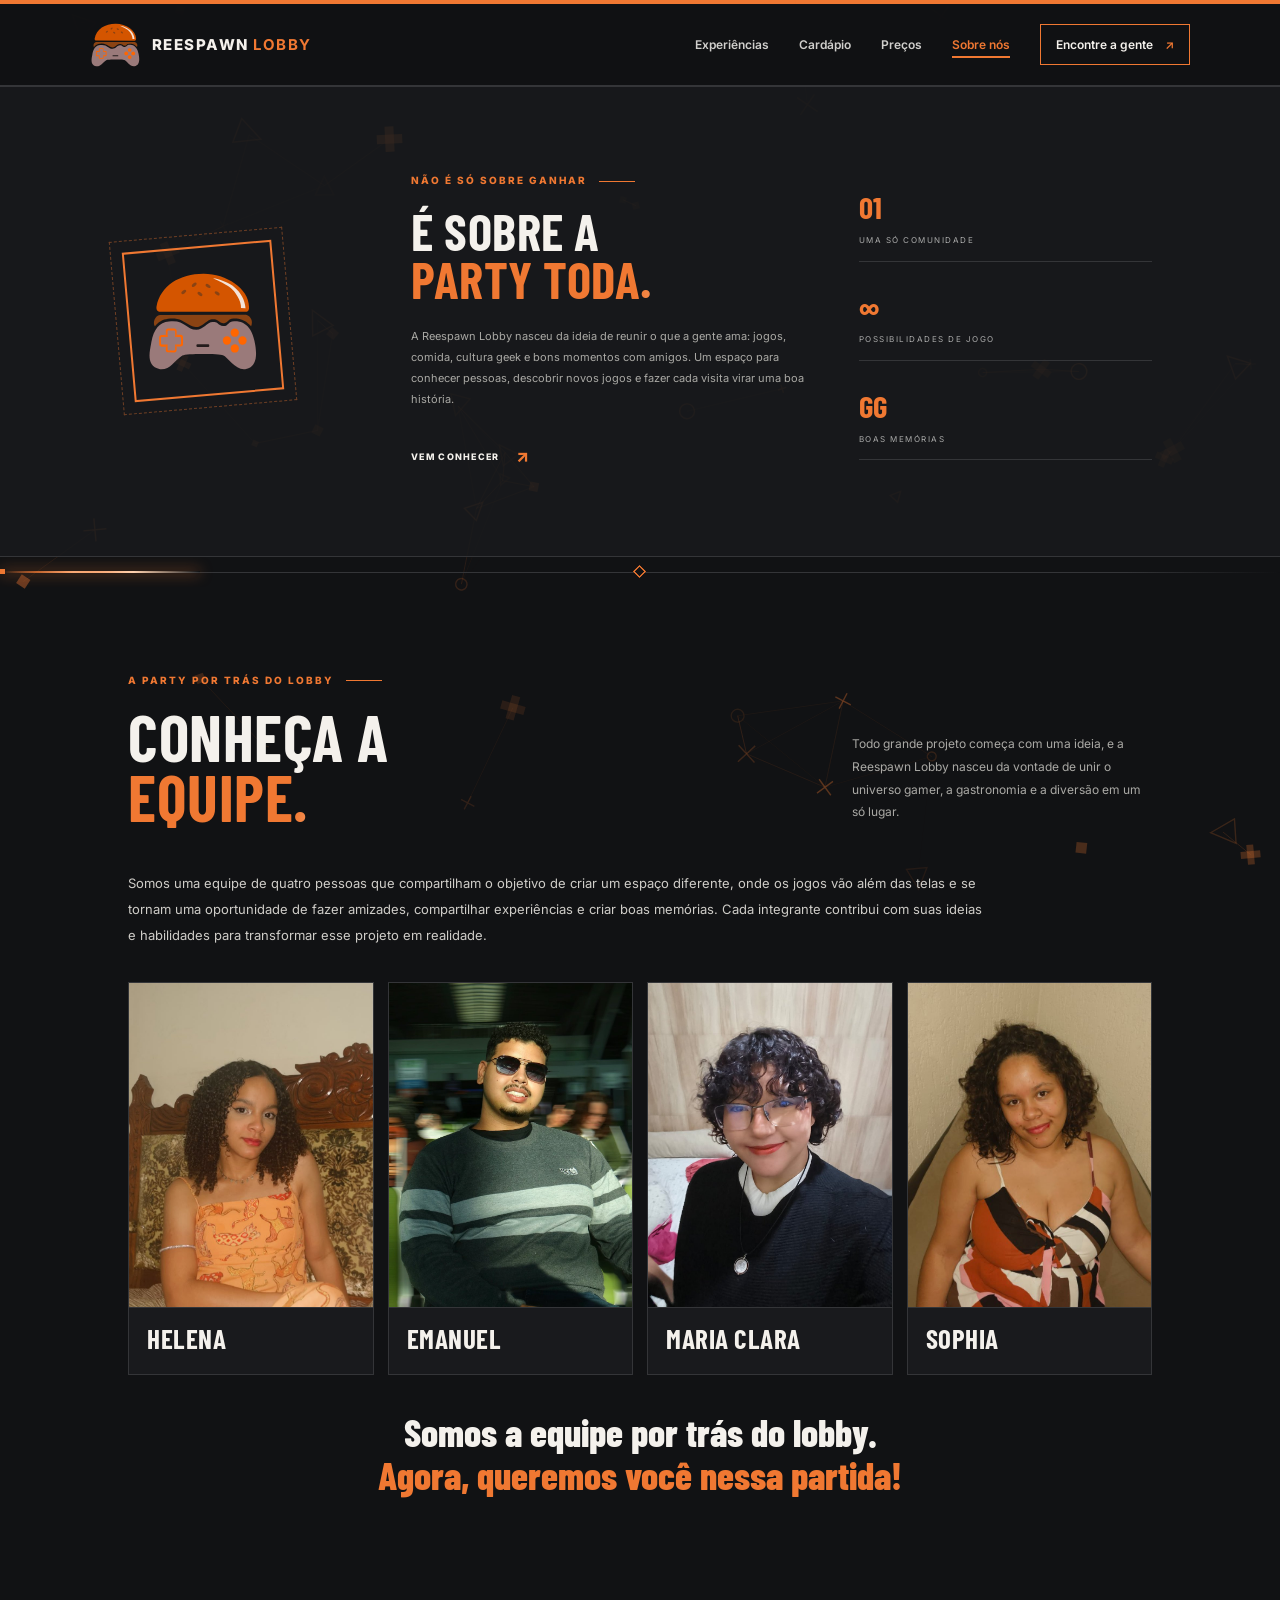
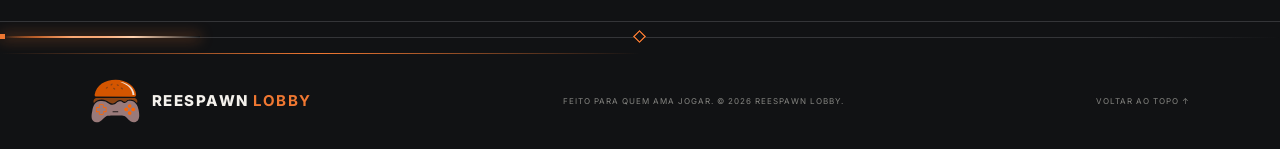
<file: sobre.html>
<!DOCTYPE html>
<html lang="pt-BR">
<head>
  <meta charset="UTF-8">
  <meta name="viewport" content="width=device-width, initial-scale=1.0">
  <meta name="description" content="A história e a comunidade da Reespawn Lobby.">
  <title>Sobre nós | Reespawn Lobby</title>
  <link rel="icon" type="image/svg+xml" href="assets/logo-icon.svg">
  <link rel="preconnect" href="https://fonts.googleapis.com">
  <link rel="preconnect" href="https://fonts.gstatic.com" crossorigin>
  <link href="https://fonts.googleapis.com/css2?family=Barlow+Condensed:wght@600;700;800&family=Inter:wght@400;500;600;700&display=swap" rel="stylesheet">
  <link rel="stylesheet" href="style.css">
</head>
<body>
  <div class="top-line" id="inicio"></div>
  <header class="header">
    <a class="brand" href="index.html" aria-label="Reespawn Lobby - início">
      <img class="brand-logo" src="assets/logo-icon.svg" alt="">
      <span class="brand-name">REESPAWN <b>LOBBY</b></span>
    </a>
    <button class="menu-toggle" id="menuToggle" aria-label="Abrir menu" aria-expanded="false">☰</button>
    <nav class="nav" id="nav">
      <a href="experiencias.html">Experiências</a><a href="cardapio.html">Cardápio</a><a href="precos.html">Preços</a><a href="sobre.html" class="active" aria-current="page">Sobre nós</a>
      <a class="nav-cta" href="contato.html">Encontre a gente <span>↗</span></a>
    </nav>
  </header>

  <main>
    <section class="community" id="sobre">
      <div class="community-mark"><img src="assets/logo-icon.svg" alt="Logo Reespawn Lobby"></div>
      <div class="community-copy">
        <div class="eyebrow">NÃO É SÓ SOBRE GANHAR</div>
        <h2>É SOBRE A<br><span>PARTY TODA.</span></h2>
        <p>A Reespawn Lobby nasceu da ideia de reunir o que a gente ama: jogos, comida, cultura geek e bons momentos com amigos. Um espaço para conhecer pessoas, descobrir novos jogos e fazer cada visita virar uma boa história.</p>
        <a href="contato.html" class="text-link">VEM CONHECER <span>↗</span></a>
      </div>
      <div class="community-stats">
        <div><strong>01</strong><span>UMA SÓ COMUNIDADE</span></div>
        <div><strong>∞</strong><span>POSSIBILIDADES DE JOGO</span></div>
        <div><strong>GG</strong><span>BOAS MEMÓRIAS</span></div>
      </div>
    </section>
    <section class="team-section" id="equipe">
      <div class="section-heading">
        <div><div class="eyebrow">A PARTY POR TRÁS DO LOBBY</div><h2>CONHEÇA A<br><span>EQUIPE.</span></h2></div>
        <p>Todo grande projeto começa com uma ideia, e a Reespawn Lobby nasceu da vontade de unir o universo gamer, a gastronomia e a diversão em um só lugar.</p>
      </div>
      <p class="about-text">Somos uma equipe de quatro pessoas que compartilham o objetivo de criar um espaço diferente, onde os jogos vão além das telas e se tornam uma oportunidade de fazer amizades, compartilhar experiências e criar boas memórias. Cada integrante contribui com suas ideias e habilidades para transformar esse projeto em realidade.</p>
      <div class="team-grid" style="margin-top:34px">
        <article class="team-card">
          <div class="team-photo"><img src="assets/equipe/equipe-1.jpg" alt="Foto do colaborador 1" loading="lazy"></div>
          <div class="team-info"><b>HELENA</b>
        </article>
        <article class="team-card">
          <div class="team-photo"><img src="assets/equipe/equipe-2.jpg" alt="Foto do colaborador 2" loading="lazy"></div>
          <div class="team-info"><b>EMANUEL</b>
        </article>
        <article class="team-card">
          <div class="team-photo"><img src="assets/equipe/equipe-3.jpg" alt="Foto do colaborador 3" loading="lazy"></div>
          <div class="team-info"><b>MARIA CLARA</b>
        </article>
        <article class="team-card">
          <div class="team-photo"><img src="assets/equipe/equipe-4.jpg" alt="Foto do colaborador 4" loading="lazy"></div>
          <div class="team-info"><b>SOPHIA</b>
        </article>
      </div>
      <p class="team-closing">Somos a equipe por trás do lobby.<br><span>Agora, queremos você nessa partida!</span></p>
    </section>
  </main>

  <footer class="footer">
    <a class="brand" href="index.html"><img class="brand-logo" src="assets/logo-icon.svg" alt=""><span class="brand-name">REESPAWN <b>LOBBY</b></span></a>
    <p>FEITO PARA QUEM AMA JOGAR. © <span id="year"></span> REESPAWN LOBBY.</p>
    <a href="#inicio" class="back-top">VOLTAR AO TOPO ↑</a>
  </footer>
  <script src="config.js"></script>
  <script src="script.js"></script>
</body>
</html>
</file>
<file: style.css>
/* REESPAWN LOBBY — personalize as cores nas variáveis abaixo */
:root{--bg:#111214;--panel:#191a1d;--panel2:#202226;--orange:#f07832;--orange2:#ff985b;--text:#f4f1ec;--muted:#aaa9a5;--line:#343538;--display:"Barlow Condensed",Impact,sans-serif;--body:"Inter",Arial,sans-serif}
*{box-sizing:border-box}html{scroll-behavior:smooth;scroll-padding-top:90px}body{margin:0;background:var(--bg);color:var(--text);font-family:var(--body);line-height:1.6}a{color:inherit;text-decoration:none}button{font:inherit}.top-line{height:4px;background:var(--orange)}.header{height:82px;display:flex;align-items:center;justify-content:space-between;padding:0 7%;border-bottom:1px solid var(--line);background:rgba(17,18,20,.96);position:sticky;top:0;z-index:10;backdrop-filter:blur(12px)}.brand{display:flex;align-items:center;gap:11px}.brand-icon{width:39px;height:39px;border:2px solid var(--orange);display:grid;place-items:center;font-weight:800;font-size:23px;color:var(--orange);position:relative}.brand-icon span{font-size:12px;position:absolute;right:1px;bottom:-4px;background:var(--bg)}.brand-name{font-size:15px;font-weight:800;letter-spacing:1.5px}.brand-name b{color:var(--orange)}.nav{display:flex;align-items:center;gap:30px;font-size:12px;font-weight:600;color:#d0cfcc}.nav a:not(.nav-cta):hover,.text-link:hover{color:var(--orange)}.nav-cta{border:1px solid var(--orange);padding:10px 15px;color:var(--text)}.nav-cta span{color:var(--orange);margin-left:9px}.menu-toggle{display:none;background:none;color:var(--text);border:0;font-size:25px}
.hero{min-height:620px;padding:90px 10% 62px;position:relative;overflow:hidden;display:grid;grid-template-columns:1.1fr .9fr;align-items:center;border-bottom:1px solid var(--line)}.hero-grid{position:absolute;inset:0;background-image:linear-gradient(rgba(255,255,255,.025) 1px,transparent 1px),linear-gradient(90deg,rgba(255,255,255,.025) 1px,transparent 1px);background-size:45px 45px;mask-image:linear-gradient(90deg,black,transparent 90%);pointer-events:none}.hero-content{position:relative;z-index:1;max-width:570px}.eyebrow{font-size:10px;letter-spacing:2px;font-weight:800;color:var(--orange);margin-bottom:19px}.status-dot{display:inline-block;width:7px;height:7px;border-radius:50%;background:var(--orange);margin-right:8px;box-shadow:0 0 12px var(--orange)}h1,h2,h3,p{margin-top:0}h1,h2,h3{font-family:var(--display);line-height:.95;letter-spacing:.5px}h1{font-size:clamp(58px,7vw,94px);margin-bottom:24px;font-weight:800}h1 span,h2 span{color:var(--orange)}.hero-content>p{max-width:430px;color:var(--muted);font-size:14px;line-height:1.9}.hero-actions{display:flex;gap:12px;flex-wrap:wrap;margin-top:30px}.button{min-height:47px;display:inline-flex;align-items:center;justify-content:center;gap:20px;padding:0 20px;font-size:10px;font-weight:800;letter-spacing:1px;transition:transform .2s,background .2s}.button:hover{transform:translateY(-2px)}.button-primary{background:var(--orange);color:#171311}.button-primary:hover{background:var(--orange2)}.button-ghost{border:1px solid #55565a}.button span{font-size:17px}.hero-note{margin-top:46px;font-size:10px;letter-spacing:2px;font-weight:700}.note-icon{color:var(--orange);margin-right:8px}.hero-art{height:390px;position:relative;display:grid;place-items:center}.art-ring{position:absolute;border:1px solid rgba(240,120,50,.28);border-radius:50%;transform:rotate(-22deg)}.ring-one{width:350px;height:280px}.ring-two{width:285px;height:370px;transform:rotate(38deg)}.art-card{width:235px;height:300px;position:absolute;border:1px solid #5a3c2d;background:linear-gradient(145deg,#28201c,#151619 70%);padding:17px;box-shadow:0 25px 70px #0008}.card-back{transform:rotate(12deg) translate(34px,0);background:var(--orange);color:#21150e;font-family:var(--display);font-size:24px;line-height:.95;font-weight:800;padding-top:50px}.card-back strong{font-size:100px}.card-front{transform:rotate(-7deg);display:flex;flex-direction:column;justify-content:space-between;background:radial-gradient(circle at 50% 42%,#50301f,#1a1919 58%)}.card-top,.card-bottom{display:flex;justify-content:space-between;font-size:8px;letter-spacing:1.3px}.live{color:var(--orange)}.controller{font-size:75px;text-align:center;color:var(--orange);text-shadow:0 0 30px #f0783266;transform:rotate(-15deg)}.card-title{font-family:var(--display);font-weight:800;font-size:43px;line-height:.83}.card-title span{color:var(--orange)}.card-bottom{border-top:1px solid #ffffff25;padding-top:10px}.pixel{position:absolute;width:15px;height:15px;background:var(--orange);box-shadow:20px 0 var(--orange),0 20px var(--orange)}.pixel-one{right:5%;top:18%}.pixel-two{left:7%;bottom:14%;transform:scale(.55);opacity:.6}.floating-tag{position:absolute;right:0;bottom:14%;font-size:9px;letter-spacing:1px;background:#26272a;border:1px solid #4a4a4a;padding:10px 13px;transform:rotate(-5deg)}.floating-tag span{color:var(--orange);margin-left:8px}.hero-bottom{position:absolute;bottom:20px;left:7%;right:7%;display:flex;justify-content:space-between;color:#777;font-size:8px;letter-spacing:1.5px}.ticker{overflow:hidden;white-space:nowrap;background:var(--orange);color:#20150f;padding:13px 0;font-family:var(--display);font-size:21px;font-weight:800;letter-spacing:2px}.ticker div{word-spacing:12px;text-align:center}.ticker span{margin:0 18px}
.section{padding:100px 10%}.section-heading{display:flex;align-items:end;justify-content:space-between;gap:35px;margin-bottom:42px}.section-heading h2,.food-content h2,.community h2,.contact-section h2{font-size:clamp(43px,5vw,65px);margin-bottom:0}.section-heading>p{max-width:300px;color:var(--muted);font-size:12px;line-height:1.9;margin-bottom:4px}.experience-grid{display:grid;grid-template-columns:repeat(3,1fr);gap:14px}.experience-card{min-height:315px;padding:25px;background:var(--panel);border:1px solid var(--line);position:relative;overflow:hidden;transition:transform .25s,border-color .25s}.experience-card:hover{transform:translateY(-5px);border-color:var(--orange)}.experience-card:after{content:"";position:absolute;width:150px;height:150px;border:1px solid #f0783222;border-radius:50%;right:-65px;top:65px;box-shadow:0 0 0 18px #f0783207,0 0 0 36px #f0783205}.exp-number{font-size:9px;color:#8b8b87;letter-spacing:1.5px}.exp-symbol{font-size:39px;color:var(--orange);margin:31px 0 24px}.experience-card h3{font-size:27px;margin-bottom:12px}.experience-card p{font-size:11px;line-height:1.8;color:var(--muted);max-width:230px;min-height:58px}.text-link{display:inline-flex;gap:16px;align-items:center;font-size:9px;font-weight:800;letter-spacing:1.3px;margin-top:12px}.text-link span{color:var(--orange);font-size:17px}
.food-section{display:grid;grid-template-columns:1fr 1fr;background:#191a1c;border-top:1px solid var(--line);border-bottom:1px solid var(--line)}.food-visual{min-height:530px;position:relative;overflow:hidden;display:grid;place-items:center;background:radial-gradient(ellipse at center,#50301f 0%,#2a211d 35%,#171719 72%)}.food-visual:before,.food-visual:after{content:"";position:absolute;border:1px solid #f0783230;border-radius:50%;width:410px;height:410px}.food-visual:after{width:330px;height:330px}.food-plate{z-index:1;width:250px;height:250px;border-radius:50%;border:12px solid #d9d0c2;background:radial-gradient(circle,#f07832 0 4%,#42281d 5% 25%,#171719 26% 30%,#d9d0c2 31% 34%,#29201b 35%);display:flex;align-items:center;justify-content:center;flex-direction:column;box-shadow:0 15px 45px #0009,inset 0 0 0 4px #171719;transform:rotate(-12deg)}.food-plate span{font-family:var(--display);font-weight:800;font-size:68px;color:var(--orange);text-shadow:3px 3px #111}.food-plate small{font-size:13px;font-weight:800;color:#f4f1ec;letter-spacing:2px}.food-stamp{position:absolute;top:14%;left:14%;width:95px;height:95px;border:1px solid var(--orange);border-radius:50%;display:grid;place-content:center;text-align:center;font-size:9px;line-height:1.2;letter-spacing:1px;transform:rotate(-14deg)}.food-stamp b{font-size:14px;color:var(--orange)}.food-caption{position:absolute;bottom:10%;font-size:9px;letter-spacing:3px;color:#aaa}.food-content{padding:85px 12% 70px 10%;align-self:center}.food-content>p{font-size:12px;color:var(--muted);line-height:2;margin:25px 0}.food-features{display:grid;gap:17px;margin:28px 0}.food-features>div{display:flex;gap:13px;align-items:flex-start}.food-features>div>span{color:var(--orange);font-size:18px}.food-features section{display:grid;gap:4px}.food-features b{font-size:12px}.food-features small{font-size:10px;color:var(--muted)}.small-note{font-size:9px!important;color:#7f7f7b!important;margin-top:15px!important}.prices{background:var(--bg)}.price-tabs{display:flex;gap:8px;flex-wrap:wrap;margin-bottom:22px}.price-tab{background:transparent;border:1px solid var(--line);color:#aaa;padding:10px 18px;font-size:9px;letter-spacing:1px;font-weight:800;cursor:pointer}.price-tab.active,.price-tab:hover{background:var(--orange);border-color:var(--orange);color:#1c1511}.price-grid{display:grid;grid-template-columns:repeat(3,1fr);gap:12px}.price-card{background:var(--panel);border:1px solid var(--line);padding:22px;min-height:170px;display:flex;flex-direction:column}.price-category{font-size:8px;letter-spacing:1.5px;color:var(--orange);font-weight:800}.price-card h3{font-size:24px;margin:15px 0 8px}.price-card p{font-size:10px;color:var(--muted);line-height:1.7;margin-bottom:15px}.price-bottom{margin-top:auto;border-top:1px solid var(--line);padding-top:12px;display:flex;align-items:center;justify-content:space-between}.price-bottom strong{font-size:20px;color:var(--orange);font-family:var(--display)}.price-bottom span{font-size:8px;color:#888;letter-spacing:1px}.price-disclaimer{font-size:9px;color:#858581;margin-top:18px}code{color:var(--orange);font-size:.95em}
.community{padding:85px 10%;display:grid;grid-template-columns:.65fr 1.1fr .8fr;gap:45px;align-items:center;background:#1a1b1d;border-top:1px solid var(--line);border-bottom:1px solid var(--line)}.community-mark{width:150px;height:150px;border:2px solid var(--orange);display:grid;place-items:center;font-family:var(--display);font-size:92px;font-weight:800;color:var(--orange);position:relative;transform:rotate(-5deg)}.community-mark span{position:absolute;font-size:30px;right:15px;bottom:12px;background:#1a1b1d}.community-copy h2{font-size:51px}.community-copy>p{font-size:11px;line-height:1.9;color:var(--muted);margin:22px 0}.community-stats{display:grid;gap:20px}.community-stats>div{display:grid;gap:2px;border-bottom:1px solid var(--line);padding-bottom:14px}.community-stats strong{font-family:var(--display);font-size:31px;color:var(--orange)}.community-stats span{font-size:8px;letter-spacing:1.5px;color:#aaa}
.contact-section{padding:90px 10%;display:grid;grid-template-columns:1fr 1fr;gap:60px}.contact-section h2{font-size:clamp(52px,6vw,76px)}.contact-info>p{font-size:12px;color:var(--muted);line-height:1.9}.contact-line{display:flex;justify-content:space-between;gap:15px;border-bottom:1px solid var(--line);padding:14px 0;font-size:10px}.contact-line span{color:#858581;letter-spacing:1px}.contact-line b{text-align:right;font-weight:600}.contact-info .button{margin-top:25px}.footer{border-top:1px solid var(--line);padding:25px 7%;display:flex;align-items:center;justify-content:space-between;gap:20px}.footer p,.back-top{font-size:8px;letter-spacing:1px;color:#858581;margin:0}.back-top:hover{color:var(--orange)}
@media(max-width:900px){.header{padding:0 5%}.nav{gap:16px}.hero{padding-left:7%;padding-right:7%;grid-template-columns:1.1fr .9fr}.art-card{transform:scale(.85) rotate(-7deg)}.card-back{transform:scale(.85) rotate(12deg) translate(34px,0)}.section{padding:75px 7%}.food-content{padding:65px 8%}.community{padding:70px 7%;grid-template-columns:.5fr 1fr;gap:35px}.community-stats{grid-column:2;grid-template-columns:repeat(3,1fr)}.community-stats>div{border-bottom:0}.contact-section{padding:75px 7%}}
@media(max-width:680px){.header{height:70px}.menu-toggle{display:block}.nav{display:none;position:absolute;top:69px;left:0;right:0;padding:20px 6%;background:#17181a;border-bottom:1px solid var(--line);flex-direction:column;align-items:stretch;gap:0}.nav.open{display:flex}.nav a{padding:13px 0}.nav .nav-cta{padding:12px;margin-top:8px;text-align:center}.hero{display:block;padding:76px 7% 85px;min-height:auto}.hero-content{max-width:none}.hero h1{font-size:clamp(54px,13vw,76px)}.hero-art{height:330px;margin-top:10px}.art-card{transform:scale(.8) rotate(-7deg)}.card-back{transform:scale(.8) rotate(12deg) translate(34px,0)}.hero-bottom{left:7%;right:7%;font-size:7px}.hero-bottom span:last-child{display:none}.ticker{font-size:17px}.section{padding:68px 7%}.section-heading{display:block}.section-heading>p{margin-top:20px}.experience-grid,.price-grid{grid-template-columns:1fr}.experience-card{min-height:275px}.experience-card p{min-height:0}.food-section{grid-template-columns:1fr}.food-visual{min-height:360px}.food-plate{width:210px;height:210px}.food-content{padding:55px 7%}.food-content h2{font-size:51px}.community{grid-template-columns:1fr;padding:65px 7%;gap:30px}.community-mark{width:100px;height:100px;font-size:62px}.community-mark span{font-size:23px}.community-copy h2{font-size:48px}.community-stats{grid-column:auto;grid-template-columns:1fr 1fr 1fr;gap:10px}.community-stats span{font-size:7px}.contact-section{grid-template-columns:1fr;gap:32px;padding:65px 7%}.contact-line{font-size:9px}.footer{padding:25px 6%;flex-wrap:wrap}.footer p{order:3;width:100%;line-height:1.7}.brand-name{font-size:13px}}
@media(prefers-reduced-motion:reduce){html{scroll-behavior:auto}*,*::before,*::after{transition:none!important}}
/* LOGO E IMAGENS — adicionados */
.brand-logo{height:46px;width:auto;display:block}
.controller img{height:115px;width:auto;display:inline-block;filter:drop-shadow(0 0 22px #f0783255)}
.exp-symbol{margin:22px 0 18px}.exp-symbol img{height:78px;width:auto;display:block}
.food-img{z-index:1;width:min(340px,80%);height:auto;display:block;transform:rotate(-4deg)}
.community-mark img{width:78%;height:auto;display:block;transform:rotate(5deg)}
@media(max-width:680px){.brand-logo{height:40px}.food-img{width:min(280px,80%)}}
/* MULTIPÁGINAS — navegação e transições */
@view-transition{navigation:auto}
main{animation:pageIn .5s ease both}
@keyframes pageIn{from{opacity:0;transform:translateY(14px)}to{opacity:1;transform:none}}
.nav a.active:not(.nav-cta){color:var(--orange)}
.nav-cta.active{background:var(--orange);color:#171311}.nav-cta.active span{color:#171311}
.reveal{opacity:0;transform:translateY(22px);transition:opacity .6s ease,transform .6s ease}
.reveal.in{opacity:1;transform:none}
.experience-card.reveal.in{transition:opacity .6s ease,transform .25s,border-color .25s}
.explore-grid{display:grid;grid-template-columns:repeat(4,1fr);gap:14px}
a.experience-card{display:block;min-height:300px}
.explore .experience-card p{min-height:58px}
@media(max-width:900px){.explore-grid{grid-template-columns:repeat(2,1fr)}}
@media(max-width:680px){.explore-grid{grid-template-columns:1fr}}
.experiences,.prices{min-height:70vh}
@media(prefers-reduced-motion:reduce){main{animation:none}.reveal{opacity:1;transform:none}}
/* CARDÁPIO COMPLETO, PREÇOS, RESERVA E CONTATO */
.group-head{display:flex;align-items:baseline;justify-content:space-between;gap:20px;margin:42px 0 16px;padding-bottom:12px;border-bottom:1px solid var(--line)}
.group-head h3{font-size:34px;margin:0;color:var(--orange)}.group-head span{font-size:9px;letter-spacing:1.3px;color:#8b8b87}
.menu-controls{display:flex;flex-wrap:wrap;gap:18px 30px;align-items:center;justify-content:space-between;margin-bottom:6px}.menu-controls .price-tabs{margin-bottom:0}
.diet-filters{display:flex;gap:8px;flex-wrap:wrap;align-items:center}.diet-filters>span{font-size:9px;letter-spacing:1.3px;color:#8b8b87;margin-right:4px}
.diet-chip{background:transparent;border:1px solid var(--line);color:#aaa;border-radius:20px;padding:8px 14px;font-size:9px;font-weight:800;letter-spacing:1px;cursor:pointer;transition:.2s}
.diet-chip:hover,.diet-chip.active{border-color:var(--orange);color:var(--orange)}.diet-chip.active{background:#f0783218}
.menu-grid{display:grid;grid-template-columns:repeat(3,1fr);gap:14px}
.menu-card{background:var(--panel);border:1px solid var(--line);display:flex;flex-direction:column;transition:transform .25s,border-color .25s}.menu-card:hover{transform:translateY(-5px);border-color:var(--orange)}
.menu-photo{aspect-ratio:4/3;display:grid;place-items:center;background:radial-gradient(ellipse at center,#50301f 0%,#2a211d 40%,#171719 80%);border-bottom:1px solid var(--line);overflow:hidden}.menu-photo img{width:78%;height:86%;object-fit:contain;filter:drop-shadow(0 12px 18px #0008)}
.menu-body{padding:20px;display:flex;flex-direction:column;gap:12px;flex:1}.menu-top{display:flex;justify-content:space-between;align-items:baseline;gap:12px}.menu-top h3{font-size:27px;margin:0}.menu-top strong{font-family:var(--display);font-size:30px;color:var(--orange);white-space:nowrap}
.menu-body>p{font-size:11px;line-height:1.8;color:var(--muted);margin:0}.chips{display:flex;flex-wrap:wrap;gap:6px}
.chip{font-size:8px;letter-spacing:1px;font-weight:800;border:1px solid #4a4a4a;color:#bdbbb6;padding:4px 8px}.chip-green{border-color:#4d7a3a;color:#8fd16a}
.menu-body details{margin-top:auto;border-top:1px solid var(--line);padding-top:12px}.menu-body summary{cursor:pointer;font-size:9px;letter-spacing:1.3px;font-weight:800;color:var(--orange);list-style:none}.menu-body summary::after{content:" +"}.menu-body details[open] summary::after{content:" −"}
.menu-body details p{font-size:11px;line-height:1.8;color:var(--muted);margin:10px 0 0}
.allergen-note{margin-top:46px;padding:20px 22px;border:1px solid #5a3c2d;background:#f078320d;font-size:11px;line-height:1.9;color:var(--muted)}.allergen-note b{color:var(--orange);letter-spacing:1px}.allergen-note i{display:block;margin-top:6px;font-size:9px;color:#858581}
.empty{color:var(--muted);padding:40px 0}
#priceGroups .price-card{min-height:200px}#priceGroups .price-grid{grid-template-columns:repeat(3,1fr)}
.price-card .price-bottom strong{font-size:42px;line-height:1}.price-card .price-bottom span{font-size:9px;color:#aaa}
.price-card{transition:transform .25s,border-color .25s}.price-card:hover{transform:translateY(-4px);border-color:var(--orange)}
.inline-link{color:var(--orange);text-decoration:underline}
.reserva{background:#1a1b1d;border-top:1px solid var(--line)}
.steps{display:grid;grid-template-columns:repeat(4,1fr);gap:14px;margin-bottom:14px}.step{background:var(--panel);border:1px solid var(--line);padding:24px}.step b{font-family:var(--display);font-size:46px;color:var(--orange);line-height:1}.step h3{font-size:24px;margin:14px 0 8px}.step p{font-size:11px;line-height:1.8;color:var(--muted);margin:0}
.rules-grid{display:grid;grid-template-columns:repeat(3,1fr);gap:14px}.rule-card{border:1px solid var(--line);padding:24px;background:var(--bg)}.rule-card h3{font-size:24px;color:var(--orange);margin-bottom:12px}.rule-card ul{margin:0;padding-left:18px;font-size:11px;line-height:1.9;color:var(--muted)}
.reserva-cta{margin-top:34px;display:flex;flex-wrap:wrap;gap:16px 30px;align-items:center;justify-content:space-between;border-top:1px solid var(--line);padding-top:28px}.reserva-cta>p{font-family:var(--display);font-size:34px;font-weight:800;margin:0}.reserva-cta .hero-actions{margin:0}
.contact-layout{display:grid;grid-template-columns:1fr 1.1fr;gap:50px;align-items:start}.contact-col .hero-actions{margin-top:26px}
.contact-line b{max-width:65%}
.map-box{aspect-ratio:16/10;border:1px solid var(--line);background:var(--panel);overflow:hidden}.map-box iframe{width:100%;height:100%;border:0;filter:grayscale(.3) invert(.9) hue-rotate(180deg) contrast(.9)}
.map-empty{height:100%;display:grid;place-content:center;text-align:center;gap:8px;padding:20px;color:var(--muted);font-size:11px}.map-empty b{font-family:var(--display);font-size:34px;color:var(--orange)}
.route-btn{margin-top:14px}.how{margin-top:26px}.how h3{font-size:24px;color:var(--orange);margin-bottom:10px}.how ul{margin:0;padding-left:18px;font-size:11px;line-height:1.9;color:var(--muted)}
.form-section{background:#1a1b1d;border-top:1px solid var(--line)}
.contact-form{display:grid;grid-template-columns:repeat(3,1fr);gap:16px;max-width:900px}.contact-form label{display:grid;gap:8px;font-size:9px;letter-spacing:1.3px;font-weight:800;color:#aaa}.contact-form .full{grid-column:1/-1}.contact-form label[hidden]{display:none}
.contact-form input,.contact-form select,.contact-form textarea{font:inherit;font-size:13px;letter-spacing:0;font-weight:500;background:var(--bg);color:var(--text);border:1px solid var(--line);padding:13px 14px;border-radius:0;width:100%}
.contact-form input:focus,.contact-form select:focus,.contact-form textarea:focus{outline:0;border-color:var(--orange);box-shadow:0 0 0 3px #f0783222}
.contact-form button{border:0;cursor:pointer}.form-actions{display:flex;flex-wrap:wrap;align-items:center;gap:16px}.form-status{margin:0;font-size:11px;color:var(--muted)}.form-status.ok{color:#8fd16a}.form-status.err{color:#ff985b}
#toast{position:fixed;left:50%;bottom:26px;transform:translate(-50%,20px);background:var(--orange);color:#171311;font-size:12px;font-weight:700;padding:13px 20px;max-width:90vw;opacity:0;pointer-events:none;transition:.3s;z-index:50}#toast.show{opacity:1;transform:translate(-50%,0)}
@media(max-width:900px){.menu-grid,#priceGroups .price-grid,.rules-grid{grid-template-columns:repeat(2,1fr)}.steps{grid-template-columns:repeat(2,1fr)}.contact-layout{grid-template-columns:1fr}}
@media(max-width:680px){.menu-grid,#priceGroups .price-grid,.rules-grid,.steps{grid-template-columns:1fr}.contact-form{grid-template-columns:1fr}.group-head{flex-direction:column;gap:4px}.reserva-cta>p{font-size:28px}.contact-line b{max-width:60%}}
/* FOTOS DO CARDÁPIO — espaço reservado e subtítulos */
.menu-photo.ph{background:repeating-linear-gradient(135deg,#1b1c1f 0 14px,#17181a 14px 28px);flex-direction:column;gap:10px;align-content:center}
.menu-photo.ph .ph-logo{width:64px!important;height:auto!important;opacity:.35;filter:grayscale(.4) drop-shadow(none)}
.menu-photo.ph span{font-size:9px;letter-spacing:2px;color:#6f6f6b;font-weight:800}
.menu-photo img:not(.ph-logo){width:100%;height:100%;object-fit:cover;filter:none}
.sub-head{font-size:11px;letter-spacing:2px;color:#aaa;margin:26px 0 12px;font-weight:800;font-family:var(--body)}
.age-note{margin:0 0 6px;padding:12px 16px;border:1px solid #7a2e2e;background:#e5484d12;font-size:11px;color:#e8b4b4;line-height:1.7}.age-note b{color:#ff7b7b;margin-right:8px}
.chip-red{border-color:#8a3a3a;color:#ff8f8f}
.menu-photo{aspect-ratio:4/3}
@media(max-width:900px){.price-tabs{gap:6px}}

/* preços: extras, jogos e equipe */
.price-extra{margin-top:10px;font-size:9px;letter-spacing:1px;font-weight:800;color:var(--orange);border:1px dashed #f0783266;padding:7px 10px;text-align:center}
.game-card{min-height:0!important}.game-card h3{font-size:22px;margin:10px 0 6px}.game-card p{margin-bottom:0}
.game-note{font-size:10px;color:#858581;margin:14px 0 6px}
.exp-intro{max-width:760px;margin:0 0 42px;padding:22px 24px;border-left:3px solid var(--orange);background:var(--panel);font-size:13px;line-height:2;color:#cfcdc8}
.about-text{max-width:860px;margin:0 0 14px;font-size:13px;line-height:2;color:#cfcdc8}
.team-section{padding:85px 10%;border-bottom:1px solid var(--line)}
.team-grid{display:grid;grid-template-columns:repeat(4,1fr);gap:14px}
.team-card{background:var(--panel);border:1px solid var(--line);transition:transform .25s,border-color .25s}.team-card:hover{transform:translateY(-5px);border-color:var(--orange)}
.team-photo{aspect-ratio:3/4;overflow:hidden;border-bottom:1px solid var(--line);background:#171719}.team-photo img{width:100%;height:100%;object-fit:cover;object-position:center 22%;display:block}
.team-info{padding:16px 18px 20px;display:grid;gap:4px}.team-info b{font-family:var(--display);font-size:27px;letter-spacing:.5px;color:var(--text);line-height:1.1}
.team-info span{font-size:9px;letter-spacing:1.5px;font-weight:800;color:var(--orange)}
.team-closing{text-align:center;margin-top:36px;font-family:var(--display);font-size:clamp(26px,3.4vw,38px);font-weight:800;line-height:1.15}.team-closing span{color:var(--orange)}
@media(max-width:900px){.team-grid{grid-template-columns:repeat(2,1fr)}.team-section{padding:70px 7%}}
@media(max-width:680px){.team-grid{gap:10px}.team-info b{font-size:22px}}

/* ===== RESPONSIVIDADE COMPLETA — adicionado ===== */
img,svg,video,iframe{max-width:100%}
img{height:auto}
html{-webkit-text-size-adjust:100%;text-size-adjust:100%}
body{overflow-x:clip}
h1,h2,h3{overflow-wrap:break-word}
.contact-line b,.menu-top h3,.price-card h3{overflow-wrap:anywhere}
.header{padding-left:max(7%,env(safe-area-inset-left));padding-right:max(7%,env(safe-area-inset-right))}
#toast{bottom:max(26px,env(safe-area-inset-bottom))}
.price-tabs,.diet-filters{-webkit-overflow-scrolling:touch}

/* Telas muito grandes: conteúdo centralizado com largura máxima */
@media(min-width:1500px){
  .header,.footer{padding-left:max(7%,calc((100% - 1360px)/2));padding-right:max(7%,calc((100% - 1360px)/2))}
  .hero,.section,.community,.contact-section,.team-section{padding-left:max(10%,calc((100% - 1280px)/2));padding-right:max(10%,calc((100% - 1280px)/2))}
  .hero-bottom{left:max(7%,calc((100% - 1360px)/2));right:max(7%,calc((100% - 1360px)/2))}
}
@media(min-width:2000px){html{font-size:112.5%}}

/* Notebooks e tablets grandes: menu vira hambúrguer antes de quebrar */
@media(max-width:1020px){
  .menu-toggle{display:block;min-width:44px;min-height:44px;cursor:pointer}
  .nav{display:none;position:absolute;top:100%;left:0;right:0;padding:20px 6%;background:#17181a;border-bottom:1px solid var(--line);flex-direction:column;align-items:stretch;gap:0;font-size:14px;max-height:calc(100vh - 90px);overflow-y:auto}
  .nav.open{display:flex}
  .nav a{padding:14px 0}
  .nav .nav-cta{padding:14px;margin-top:8px;text-align:center}
}

/* Tablets */
@media(max-width:900px){
  .hero{display:block;min-height:auto;padding:76px 7% 90px}
  .hero-content{max-width:none}
  .hero-content>p{max-width:560px}
  .hero-art{height:360px;margin-top:20px}
  .experience-grid,.price-grid{grid-template-columns:repeat(2,1fr)}
  .experience-grid>:last-child:nth-child(odd){grid-column:1/-1}
  .food-section{grid-template-columns:1fr}
  .food-visual{min-height:380px}
  .food-content{padding:60px 7%}
  .contact-form{grid-template-columns:repeat(2,1fr)}
  .map-box{aspect-ratio:4/3}
  .section-heading{flex-wrap:wrap}
}

/* Celulares */
@media(max-width:680px){
  .nav{top:100%}
  .hero{padding:60px 6% 80px}
  .hero h1{font-size:clamp(40px,12.5vw,76px)}
  .hero-content>p{font-size:15px}
  .hero-actions .button{flex:1 1 100%}
  .hero-art{height:310px}
  .section-heading h2,.food-content h2,.community h2,.contact-section h2,.community-copy h2,.food-content h2{font-size:clamp(36px,11vw,51px)}
  .eyebrow{font-size:11px}
  .experience-card p,.food-content>p,.section-heading>p,.menu-body>p,.price-card p,.step p,.rule-card ul,.how ul,.about-text,.exp-intro{font-size:14px}
  .exp-intro,.about-text{line-height:1.8}
  .button{min-height:50px;font-size:12px}
  .text-link{font-size:11px;min-height:44px}
  .price-tabs{flex-wrap:nowrap;overflow-x:auto;margin-left:-6%;margin-right:-6%;padding:0 6% 8px;scrollbar-width:none}
  .price-tabs::-webkit-scrollbar{display:none}
  .price-tab{flex:0 0 auto;min-height:44px;font-size:11px;white-space:nowrap}
  .diet-chip{min-height:40px;font-size:11px}
  .diet-filters>span,.chip,.price-category,.price-bottom span,.group-head span{font-size:11px}
  .contact-line{flex-direction:column;gap:4px;font-size:13px}
  .contact-line b{max-width:100%;text-align:left}
  .contact-form label{font-size:11px}
  .contact-form input,.contact-form select,.contact-form textarea{font-size:16px;min-height:48px}
  .menu-top h3{font-size:24px}
  .menu-top strong{font-size:26px}
  .price-card .price-bottom strong{font-size:36px}
  .team-grid{grid-template-columns:repeat(2,1fr)}
  .team-info span{font-size:10px}
  .footer p,.back-top{font-size:11px}
  .age-note,.allergen-note{font-size:13px}
  .reserva-cta .hero-actions{width:100%}
  .reserva-cta .button{flex:1 1 100%}
  .map-box{aspect-ratio:1/1}
  .ticker{font-size:15px}
}

/* Celulares pequenos */
@media(max-width:380px){
  .brand-name{font-size:11px;letter-spacing:1px}
  .brand-logo{height:34px}
  .hero-art{height:270px}
  .art-card{transform:scale(.68) rotate(-7deg)}
  .card-back{transform:scale(.68) rotate(12deg) translate(34px,0)}
  .team-grid{grid-template-columns:1fr}
  .menu-top{flex-direction:column;gap:2px}
  .community-stats{grid-template-columns:1fr}
}

/* Celular deitado (paisagem): evita blocos altos demais */
@media(max-height:480px) and (orientation:landscape){
  .header{height:60px}
  .hero{padding-top:40px;padding-bottom:60px}
  .nav{max-height:calc(100vh - 70px)}
  .food-visual{min-height:300px}
}

/* Contato — painel ilustrativo no lugar do mapa */
.contact-layout{grid-template-columns:1fr 1fr;align-items:stretch}
.contact-visit-card{border:1px solid var(--line);background:linear-gradient(145deg,#202124,#171719);padding:clamp(28px,4vw,48px);display:flex;flex-direction:column;justify-content:center;min-height:100%;position:relative;overflow:hidden}
.contact-visit-card:after{content:"";position:absolute;width:230px;height:230px;border:1px solid #f0783226;border-radius:50%;right:-90px;bottom:-100px;box-shadow:0 0 0 30px #f0783210,0 0 0 60px #f0783208}
.visit-mark{font-size:10px;letter-spacing:2px;font-weight:800;color:#aaa;margin-bottom:28px}
.visit-mark span{color:var(--orange);margin-left:8px}
.contact-visit-card h3{font-family:var(--display);font-size:clamp(32px,4vw,52px);line-height:1.05;margin:0 0 18px}
.contact-visit-card h3 span{color:var(--orange)}
.contact-visit-card p{font-size:13px;line-height:1.9;color:var(--muted);max-width:430px;margin:0 0 30px}
.visit-note{border-top:1px solid var(--line);padding:15px 0;display:grid;gap:6px;position:relative;z-index:1}
.visit-note span{font-size:9px;letter-spacing:1.5px;color:#888;font-weight:800}
.visit-note b{font-size:13px;letter-spacing:.5px}
@media(max-width:900px){.contact-layout{grid-template-columns:1fr}.contact-visit-card{min-height:320px}}

/* ===== EFEITOS E ANIMAÇÕES — adicionados (só visual, nenhum texto alterado) ===== */
main,.footer{position:relative;z-index:1}
#fxCanvas{position:fixed;inset:0;width:100%;height:100%;z-index:0;pointer-events:none}
.cursor-glow{position:fixed;left:0;top:0;width:520px;height:520px;margin:-260px 0 0 -260px;border-radius:50%;background:radial-gradient(circle,rgba(240,120,50,.11),transparent 62%);pointer-events:none;z-index:0;opacity:0;transition:opacity .4s;will-change:transform}
.cursor-glow.on{opacity:1}
.scroll-progress{position:fixed;left:0;top:0;height:3px;width:100%;background:linear-gradient(90deg,var(--orange),#ffd2b0);box-shadow:0 0 12px var(--orange);transform-origin:0 50%;transform:scaleX(0);z-index:60;pointer-events:none}

/* fundos translúcidos para o fundo animado aparecer por trás */
.food-section{background:rgba(25,26,28,.84)}
.community,.reserva,.form-section{background:rgba(26,27,29,.84)}

/* ---- HERO ---- */
.hero-grid{animation:gridMove 9s linear infinite}
@keyframes gridMove{to{background-position:45px 45px}}
.hero-orbs{position:absolute;inset:0;pointer-events:none;overflow:hidden;transition:transform .5s ease-out}
.orb{position:absolute;border-radius:50%;background:radial-gradient(circle,rgba(240,120,50,.30),rgba(240,120,50,0) 65%);animation:orbDrift 14s ease-in-out infinite alternate}
.orb.o1{width:420px;height:420px;right:6%;top:-8%}
.orb.o2{width:320px;height:320px;left:-4%;bottom:-12%;animation-duration:18s;animation-delay:-4s;opacity:.7}
.orb.o3{width:220px;height:220px;left:44%;top:18%;animation-duration:11s;animation-delay:-7s;opacity:.5}
@keyframes orbDrift{0%{transform:translate(0,0) scale(1)}50%{transform:translate(-40px,30px) scale(1.15)}100%{transform:translate(30px,-35px) scale(.92)}}
.floater{position:absolute;color:var(--orange);opacity:.35;font-family:var(--display);font-weight:800;animation:floatUp linear infinite}
@keyframes floatUp{0%{transform:translateY(40px) rotate(0);opacity:0}12%{opacity:.4}88%{opacity:.4}100%{transform:translateY(-640px) rotate(360deg);opacity:0}}
.hero-content>*{animation:rise .8s cubic-bezier(.2,.7,.2,1) backwards}
.hero-content>*:nth-child(1){animation-delay:.1s}.hero-content>*:nth-child(2){animation-delay:.22s}.hero-content>*:nth-child(3){animation-delay:.34s}.hero-content>*:nth-child(4){animation-delay:.46s}.hero-content>*:nth-child(5){animation-delay:.58s}
@keyframes rise{from{opacity:0;transform:translateY(28px)}to{opacity:1;transform:none}}
.status-dot{animation:ping 1.8s ease-in-out infinite}
@keyframes ping{0%,100%{box-shadow:0 0 0 0 rgba(240,120,50,.6),0 0 12px var(--orange)}60%{box-shadow:0 0 0 9px rgba(240,120,50,0),0 0 12px var(--orange)}}
h1 span,h2 span{background:linear-gradient(100deg,var(--orange) 0%,var(--orange) 38%,#ffd0ad 50%,var(--orange) 62%,var(--orange) 100%);background-size:250% 100%;-webkit-background-clip:text;background-clip:text;-webkit-text-fill-color:transparent;color:var(--orange);animation:shine 5.5s ease-in-out infinite}
@keyframes shine{0%{background-position:120% 0}60%,100%{background-position:-60% 0}}
.art-ring{animation:ringSpin 26s linear infinite}
.ring-two{animation-duration:34s;animation-direction:reverse}
@keyframes ringSpin{to{rotate:360deg}}
.art-ring::after{content:"";position:absolute;left:50%;top:-4px;width:8px;height:8px;margin-left:-4px;background:var(--orange);border-radius:50%;box-shadow:0 0 14px 3px var(--orange)}
.card-front{animation:cardFloat 5.5s ease-in-out infinite}
.card-back{animation:cardFloat 6.5s ease-in-out -2s infinite reverse}
@keyframes cardFloat{0%,100%{translate:0 0}50%{translate:0 -14px}}
.controller img{animation:glowPulse 3s ease-in-out infinite}
@keyframes glowPulse{0%,100%{filter:drop-shadow(0 0 14px #f0783244)}50%{filter:drop-shadow(0 0 34px #f07832aa)}}
.pixel-one{animation:pixelBob 3.2s ease-in-out infinite}
.pixel-two{animation:pixelBob 4.4s ease-in-out -1.5s infinite}
@keyframes pixelBob{0%,100%{translate:0 0}50%{translate:8px -16px}}
.floating-tag{animation:tagBob 4s ease-in-out infinite}
@keyframes tagBob{0%,100%{translate:0 0}50%{translate:-8px -12px}}
.live{animation:blink 1.4s steps(2,jump-none) infinite}
@keyframes blink{50%{opacity:.25}}
.hero-bottom span:last-child{animation:nudge 2s ease-in-out infinite}
@keyframes nudge{50%{translate:0 4px;color:var(--orange)}}

/* ---- FAIXA LARANJA (ticker) ---- */
.ticker{position:relative}
.ticker::before{content:"";position:absolute;inset:0;background:repeating-linear-gradient(115deg,rgba(255,255,255,.10) 0 14px,transparent 14px 30px);animation:stripes 3s linear infinite;pointer-events:none}
.ticker::after{content:"";position:absolute;top:0;bottom:0;width:140px;background:linear-gradient(90deg,transparent,rgba(255,255,255,.35),transparent);animation:glint 4.5s ease-in-out infinite;pointer-events:none}
@keyframes stripes{to{background-position:60px 0}}
@keyframes glint{from{transform:translateX(-200px) skewX(-20deg)}to{transform:translateX(110vw) skewX(-20deg)}}
.ticker.live-ticker .tick-track{display:flex;width:max-content;animation:marquee 32s linear infinite;position:relative;z-index:1}
.ticker.live-ticker:hover .tick-track{animation-play-state:paused}
.ticker.live-ticker .tick-half{display:flex;flex-shrink:0;white-space:nowrap;word-spacing:12px}
.ticker.live-ticker .tick-half>span.unit{display:inline-block;padding-right:0}
@keyframes marquee{to{transform:translateX(-50%)}}
.ticker .tick-half span{display:inline-block;animation:spinStar 4s linear infinite}
@keyframes spinStar{to{rotate:360deg}}
.tick-bits{position:absolute;inset:0;overflow:hidden;pointer-events:none}
.tick-bits i{position:absolute;bottom:-8px;width:6px;height:6px;background:rgba(32,21,15,.35);animation:bitUp linear infinite}
@keyframes bitUp{to{transform:translateY(-60px) rotate(180deg);opacity:0}}

/* ---- DIVISÓRIAS ANIMADAS ---- */
.lobby-divider{position:relative;height:30px;overflow:hidden;z-index:1;pointer-events:none}
.lobby-divider::before{content:"";position:absolute;left:0;right:0;top:50%;height:1px;background:linear-gradient(90deg,transparent,var(--line) 12%,var(--line) 88%,transparent)}
.lobby-divider i,.lobby-divider em{position:absolute;top:50%;height:2px;margin-top:-1px;width:200px;background:linear-gradient(90deg,transparent,var(--orange),#ffd2b0,transparent);box-shadow:0 0 14px var(--orange);animation:sweep 6s linear infinite}
.lobby-divider em{width:110px;opacity:.5;animation-duration:9s;animation-direction:reverse;animation-delay:-3s;box-shadow:none}
@keyframes sweep{from{transform:translateX(-220px)}to{transform:translateX(100vw)}}
.lobby-divider b{position:absolute;left:50%;top:50%;width:9px;height:9px;margin:-5px 0 0 -5px;border:1px solid var(--orange);background:var(--bg);rotate:45deg;animation:diamond 2.4s ease-in-out infinite}
.lobby-divider b::after{content:"";position:absolute;inset:-1px;border:1px solid var(--orange);animation:diamondPing 2.4s ease-out infinite}
@keyframes diamond{50%{background:var(--orange);box-shadow:0 0 14px var(--orange)}}
@keyframes diamondPing{from{transform:scale(1);opacity:.8}to{transform:scale(3);opacity:0}}
.lobby-divider u{position:absolute;top:50%;width:5px;height:5px;margin-top:-3px;background:var(--orange);opacity:.7;text-decoration:none;animation:dotRun linear infinite}
@keyframes dotRun{from{transform:translateX(-10px)}to{transform:translateX(100vw)}}

/* ---- NAVEGAÇÃO, BOTÕES E CARDS ---- */
.brand-logo{transition:transform .35s cubic-bezier(.3,1.6,.5,1),filter .3s}
.brand:hover .brand-logo{transform:rotate(-8deg) scale(1.1);filter:drop-shadow(0 0 12px #f0783299)}
.nav a:not(.nav-cta){position:relative}
.nav a:not(.nav-cta)::after{content:"";position:absolute;left:0;right:0;bottom:-4px;height:2px;background:var(--orange);transform:scaleX(0);transform-origin:0 50%;transition:transform .3s}
.nav a:not(.nav-cta):hover::after,.nav a.active:not(.nav-cta)::after{transform:scaleX(1)}
@media(max-width:1020px){.nav a:not(.nav-cta)::after{display:none}}
.nav-cta{transition:background .25s,color .25s,transform .25s}.nav-cta:hover{background:var(--orange);color:#171311;transform:translateY(-2px)}.nav-cta:hover span{color:#171311}
.button{position:relative;overflow:hidden}
.button-primary::after{content:"";position:absolute;top:0;bottom:0;width:60px;left:-80px;background:linear-gradient(90deg,transparent,rgba(255,255,255,.55),transparent);transform:skewX(-20deg);animation:btnShine 3.8s ease-in-out infinite}
@keyframes btnShine{0%,55%{left:-80px}100%{left:130%}}
.button-ghost{transition:transform .2s,background .25s,border-color .25s}.button-ghost:hover{border-color:var(--orange);background:#f0783214}
.button span{transition:transform .25s}.button:hover span{transform:translate(3px,-3px)}
.experience-card,.menu-card,.price-card,.team-card,.step,.rule-card{position:relative;overflow:hidden}
.experience-card::before,.menu-card::before,.price-card::before,.team-card::before,.step::before,.rule-card::before{content:"";position:absolute;inset:0;background:radial-gradient(260px circle at var(--mx,50%) var(--my,50%),rgba(240,120,50,.17),transparent 65%);opacity:0;transition:opacity .3s;pointer-events:none;z-index:2}
.experience-card:hover::before,.menu-card:hover::before,.price-card:hover::before,.team-card:hover::before,.step:hover::before,.rule-card:hover::before{opacity:1}
.tilt-on{transform:translateY(-5px) perspective(900px) rotateX(var(--rx,0deg)) rotateY(var(--ry,0deg))!important;transition:transform .08s linear,border-color .25s!important}
.experience-card:hover{box-shadow:0 18px 40px rgba(0,0,0,.45),0 0 0 1px rgba(240,120,50,.35)}
.experience-card::after{animation:ringPulse 5s ease-in-out infinite}
@keyframes ringPulse{50%{scale:1.18;opacity:.6}}
.exp-symbol img{animation:bob 4.5s ease-in-out infinite}
.experience-card:nth-child(2) .exp-symbol img{animation-delay:-1s}.experience-card:nth-child(3) .exp-symbol img{animation-delay:-2s}.experience-card:nth-child(4) .exp-symbol img{animation-delay:-3s}
@keyframes bob{0%,100%{translate:0 0}50%{translate:0 -8px}}
.experience-card:hover .exp-symbol img{animation-duration:1.4s}
.text-link span{display:inline-block;transition:transform .25s}.experience-card:hover .text-link span,.text-link:hover span{transform:translate(4px,-4px)}
.menu-grid>*,#priceGroups .price-card,.team-grid>*{animation:cardIn .55s cubic-bezier(.2,.7,.2,1) backwards}
.menu-grid>:nth-child(3n+2),.team-grid>:nth-child(4n+2){animation-delay:.07s}.menu-grid>:nth-child(3n),.team-grid>:nth-child(4n+3){animation-delay:.14s}.team-grid>:nth-child(4n){animation-delay:.21s}
@keyframes cardIn{from{opacity:0;transform:translateY(22px) scale(.97)}to{opacity:1;transform:none}}
.menu-photo img{transition:transform .5s cubic-bezier(.2,.7,.2,1)}.menu-card:hover .menu-photo img{transform:scale(1.08) rotate(-2deg)}
.team-photo img{transition:transform .6s cubic-bezier(.2,.7,.2,1)}.team-card:hover .team-photo img{transform:scale(1.07)}
.price-tab,.diet-chip{transition:background .2s,color .2s,border-color .2s,transform .2s}.price-tab:hover,.diet-chip:hover{transform:translateY(-2px)}
.group-head{position:relative}.group-head::after{content:"";position:absolute;left:0;bottom:-1px;height:2px;width:90px;background:var(--orange);box-shadow:0 0 10px var(--orange);animation:underRun 4s ease-in-out infinite alternate}
@keyframes underRun{to{left:calc(100% - 90px)}}
.section-heading h2,.food-content h2,.community h2,.contact-section h2{position:relative}
.eyebrow{position:relative}.eyebrow::after{content:"";display:inline-block;vertical-align:middle;margin-left:12px;width:36px;height:1px;background:var(--orange);transform-origin:0 50%;animation:eyeLine 3s ease-in-out infinite}
@keyframes eyeLine{0%,100%{transform:scaleX(.3)}50%{transform:scaleX(1)}}

/* ---- SOBRE / CONTATO / COMIDA ---- */
.community-mark{animation:markFloat 5s ease-in-out infinite}
@keyframes markFloat{0%,100%{translate:0 0}50%{translate:0 -10px}}
.community-mark::before{content:"";position:absolute;inset:-14px;border:1px dashed rgba(240,120,50,.4);animation:ringSpin 18s linear infinite}
.community-stats strong{display:inline-block;transition:transform .25s,text-shadow .25s}.community-stats>div:hover strong{transform:translateX(6px);text-shadow:0 0 18px rgba(240,120,50,.6)}
.food-img{animation:markFloat 5s ease-in-out infinite}
.food-stamp{animation:ringSpin 22s linear infinite}
.food-visual:before{animation:ringPulse 6s ease-in-out infinite}.food-visual:after{animation:ringPulse 6s ease-in-out -3s infinite}
.contact-visit-card::after{animation:ringPulse 5s ease-in-out infinite}
.visit-mark span{display:inline-block;animation:blink 1.6s steps(2,jump-none) infinite}
.contact-form input:focus,.contact-form select:focus,.contact-form textarea:focus{transition:box-shadow .25s,border-color .25s}
.back-top{transition:color .2s,transform .2s;display:inline-block}.back-top:hover{transform:translateY(-3px)}
.footer{border-top-color:transparent;background:linear-gradient(var(--bg),var(--bg)) padding-box}
.footer::before{content:"";position:absolute;left:0;right:0;top:0;height:1px;background:linear-gradient(90deg,transparent,var(--orange),transparent);background-size:50% 100%;background-repeat:no-repeat;animation:footerLine 6s linear infinite}
@keyframes footerLine{from{background-position:-60% 0}to{background-position:160% 0}}

@media(max-width:680px){.orb.o1{width:260px;height:260px}.orb.o3{display:none}.cursor-glow{display:none}.ticker::after{display:none}}
@media(prefers-reduced-motion:reduce){
  *,*::before,*::after{animation:none!important}
  #fxCanvas,.cursor-glow,.scroll-progress,.hero-orbs,.tick-bits{display:none!important}
  .ticker.live-ticker .tick-track{transform:none}
}
</file>
